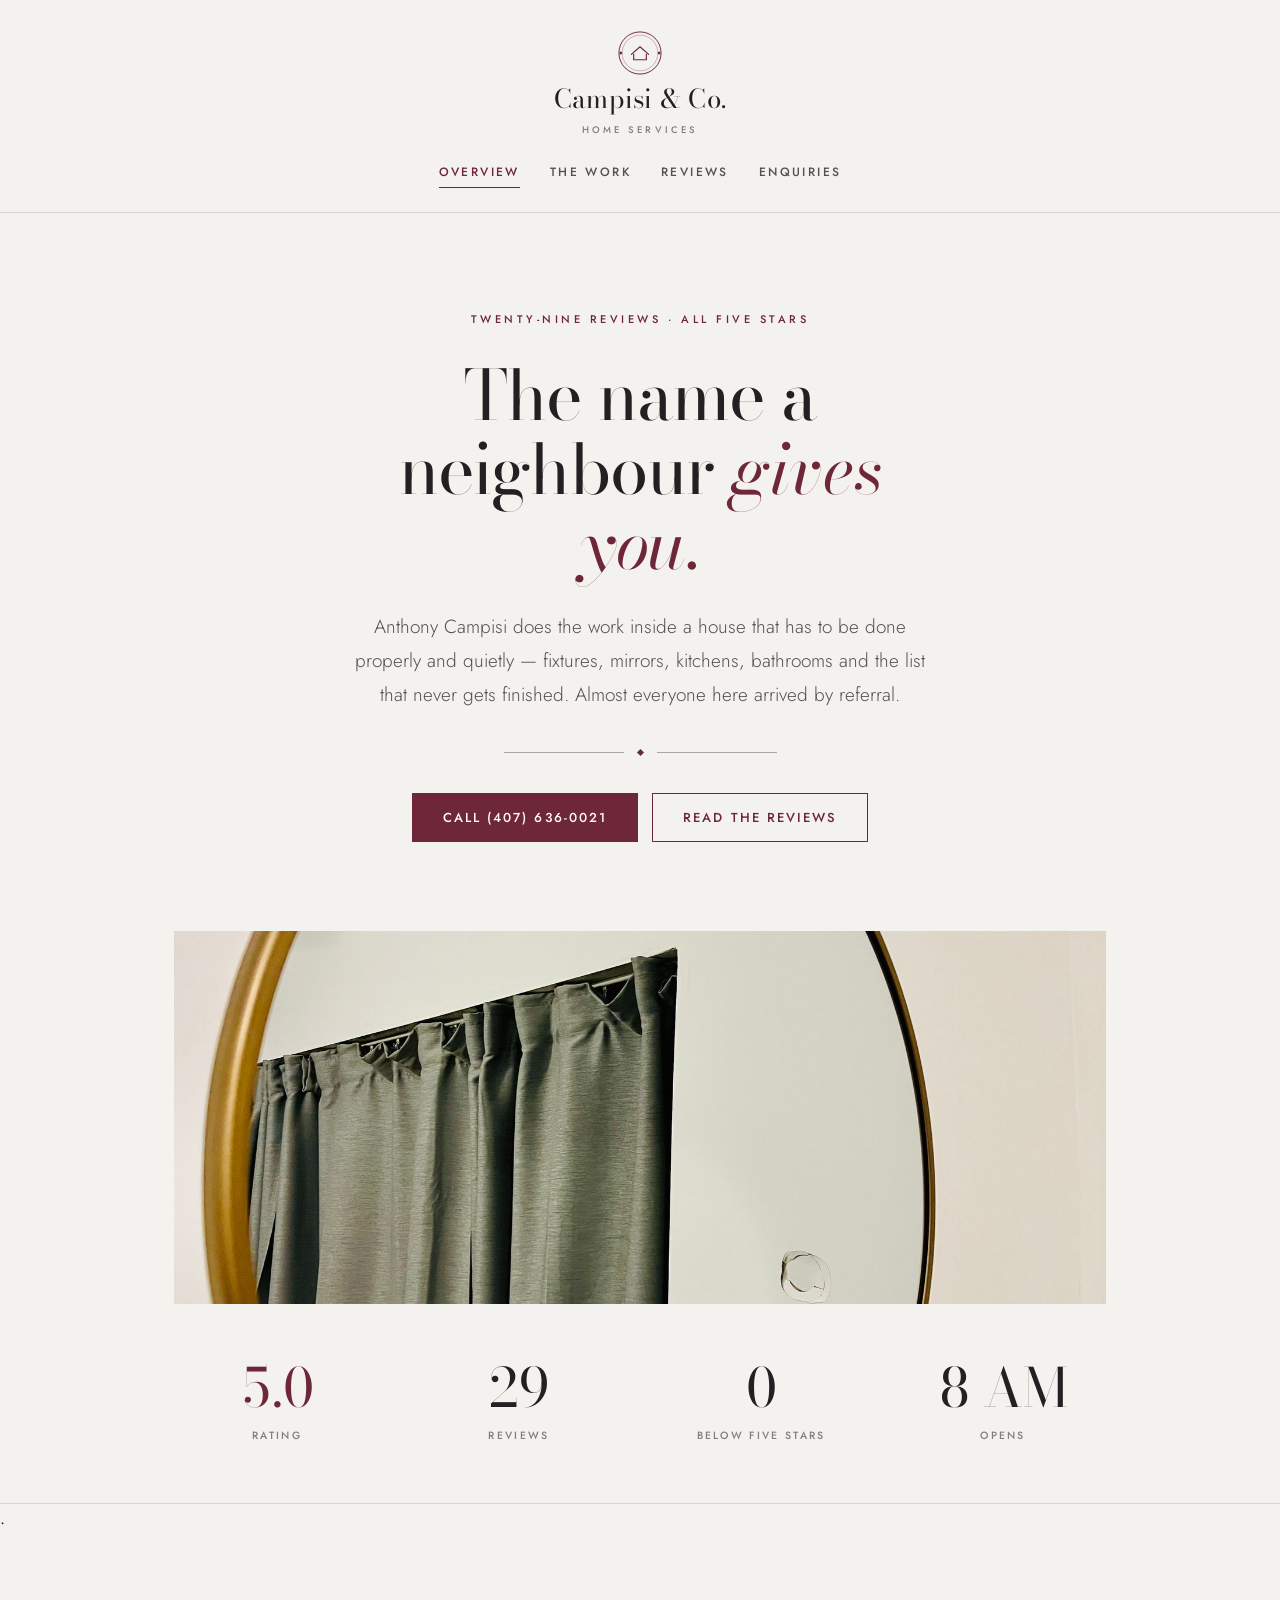
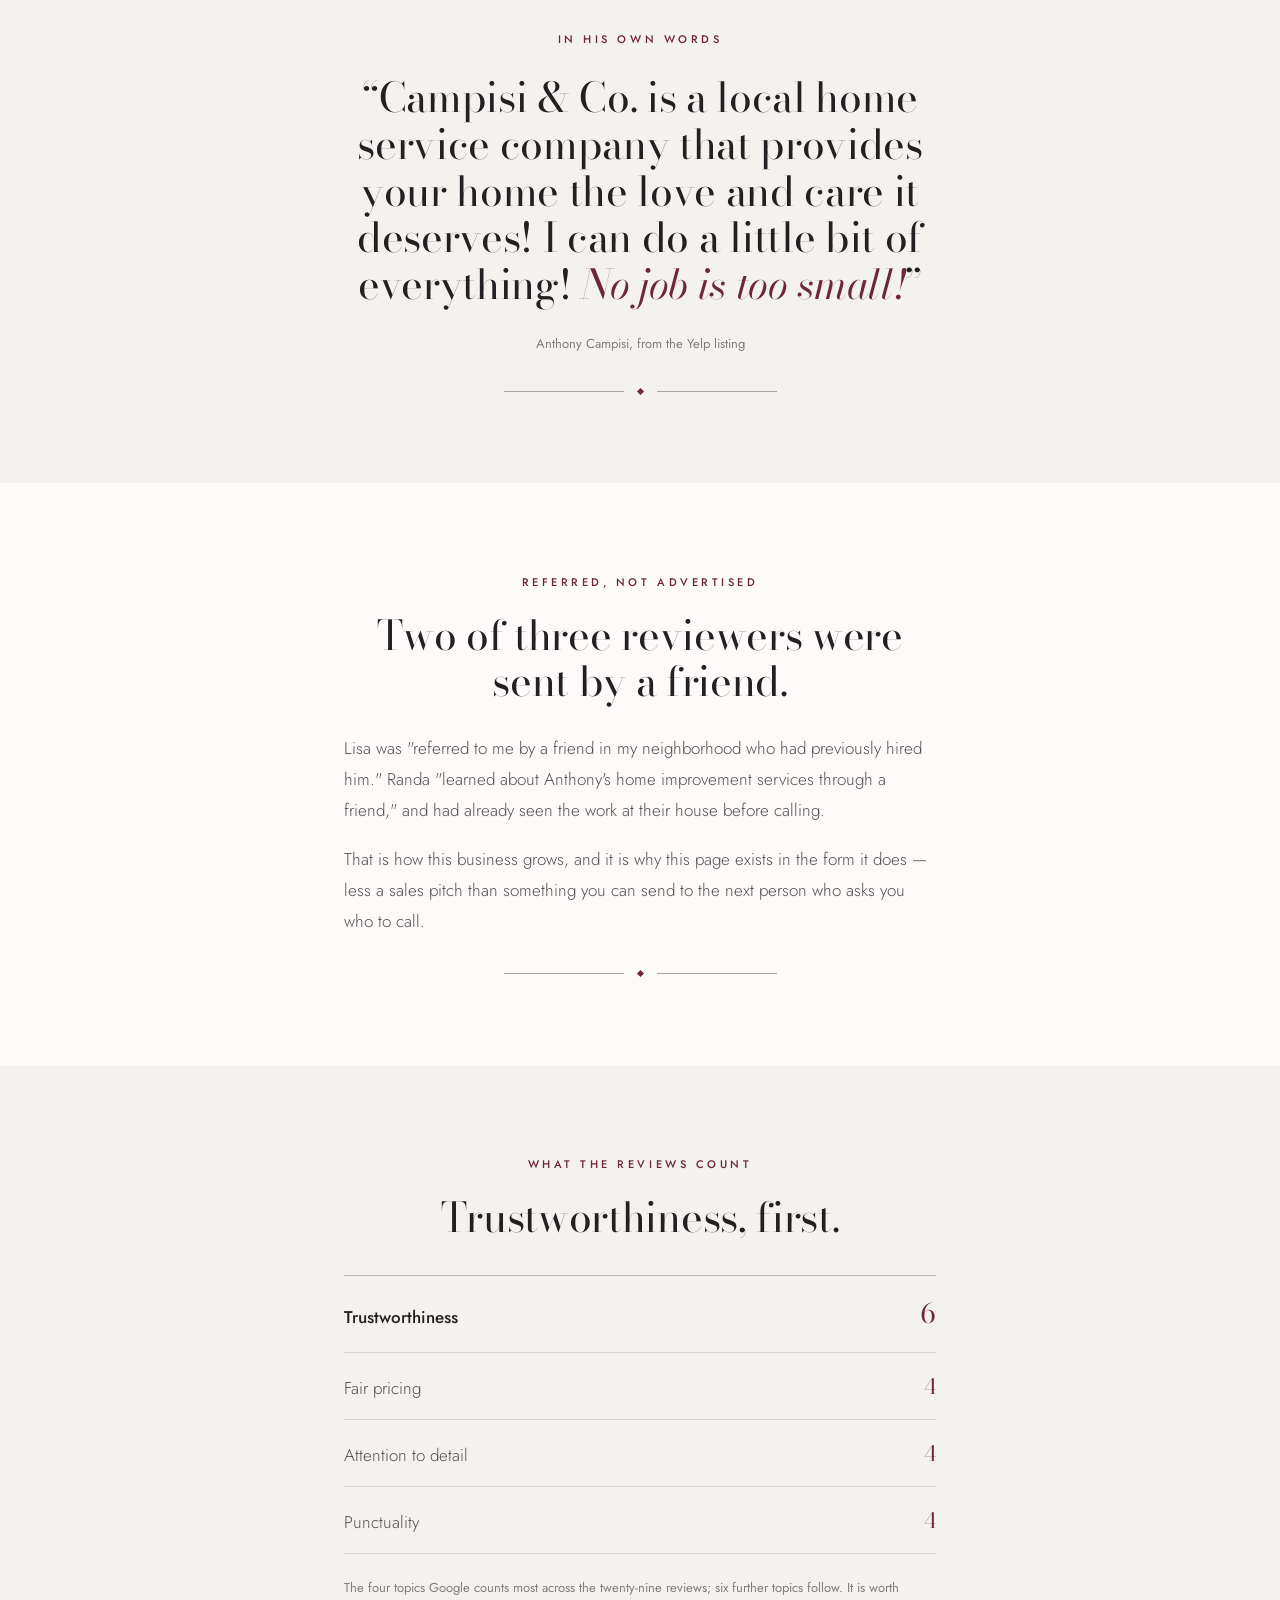
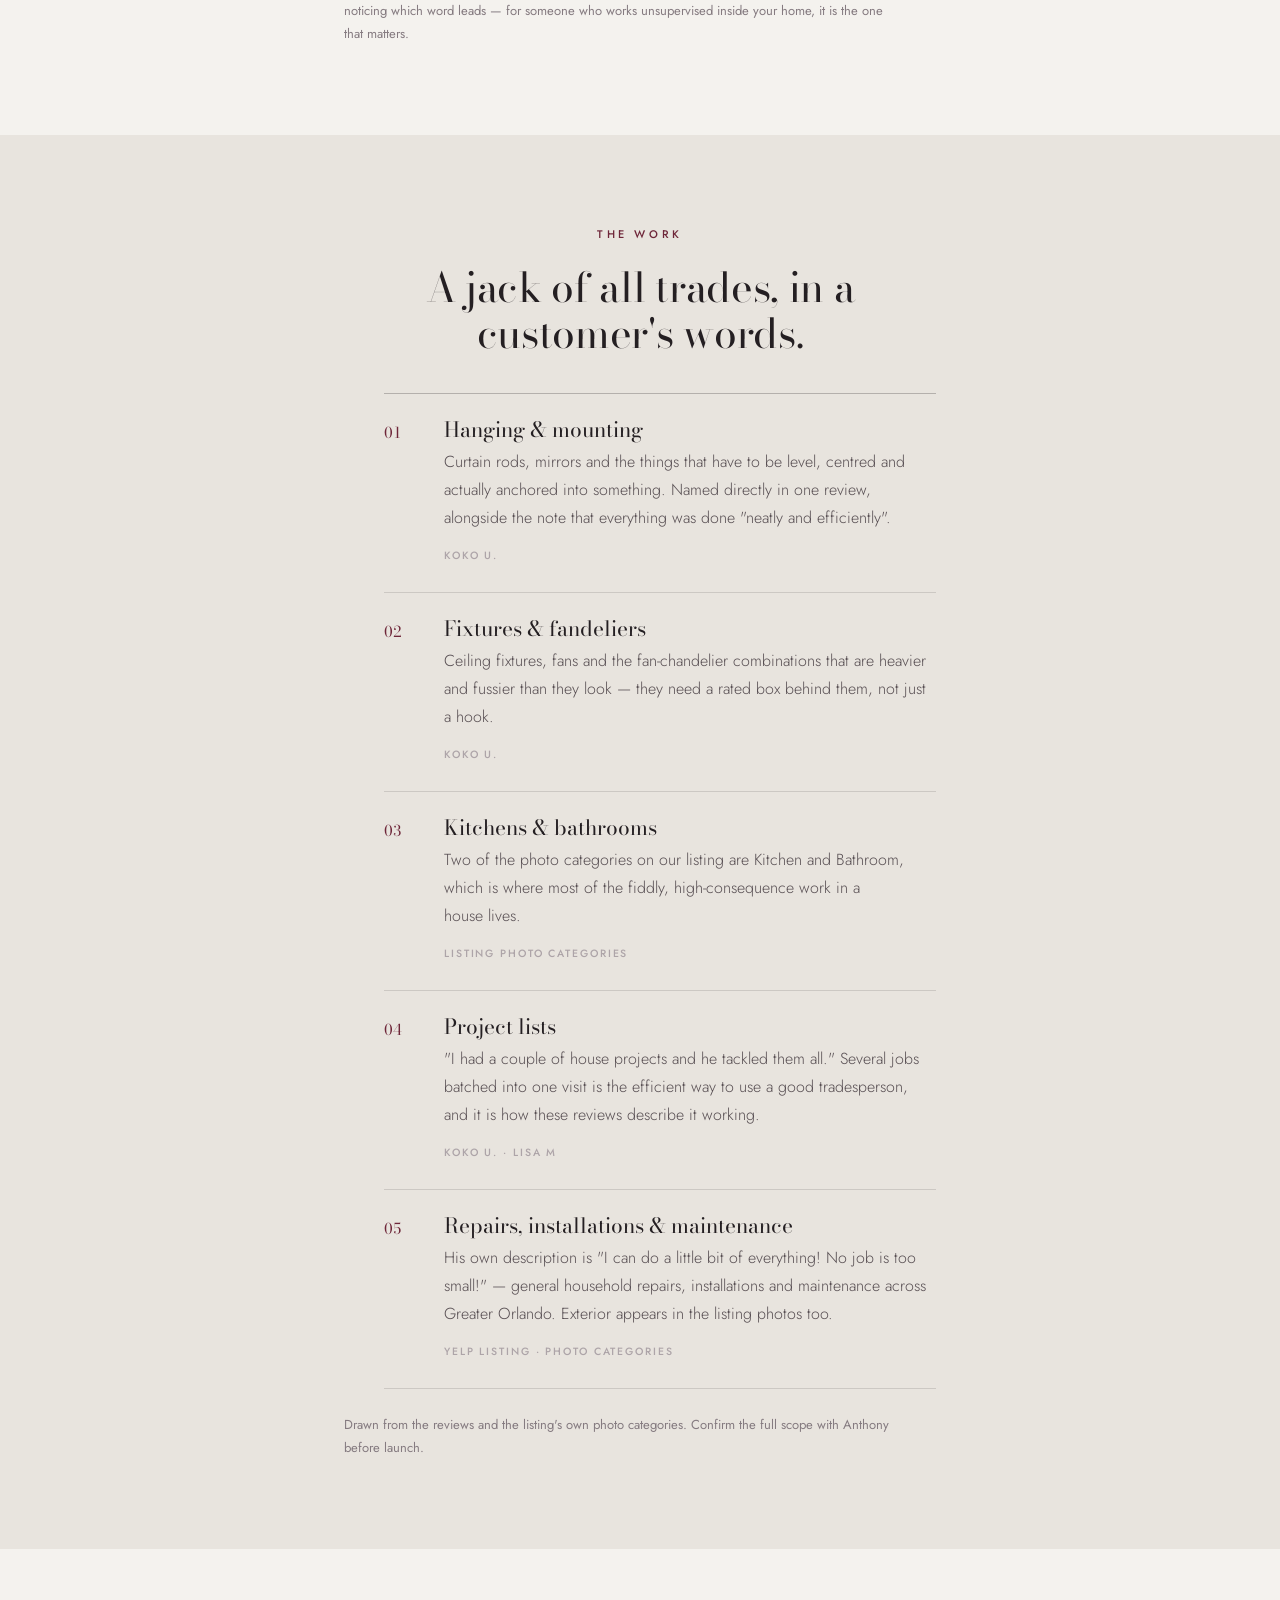
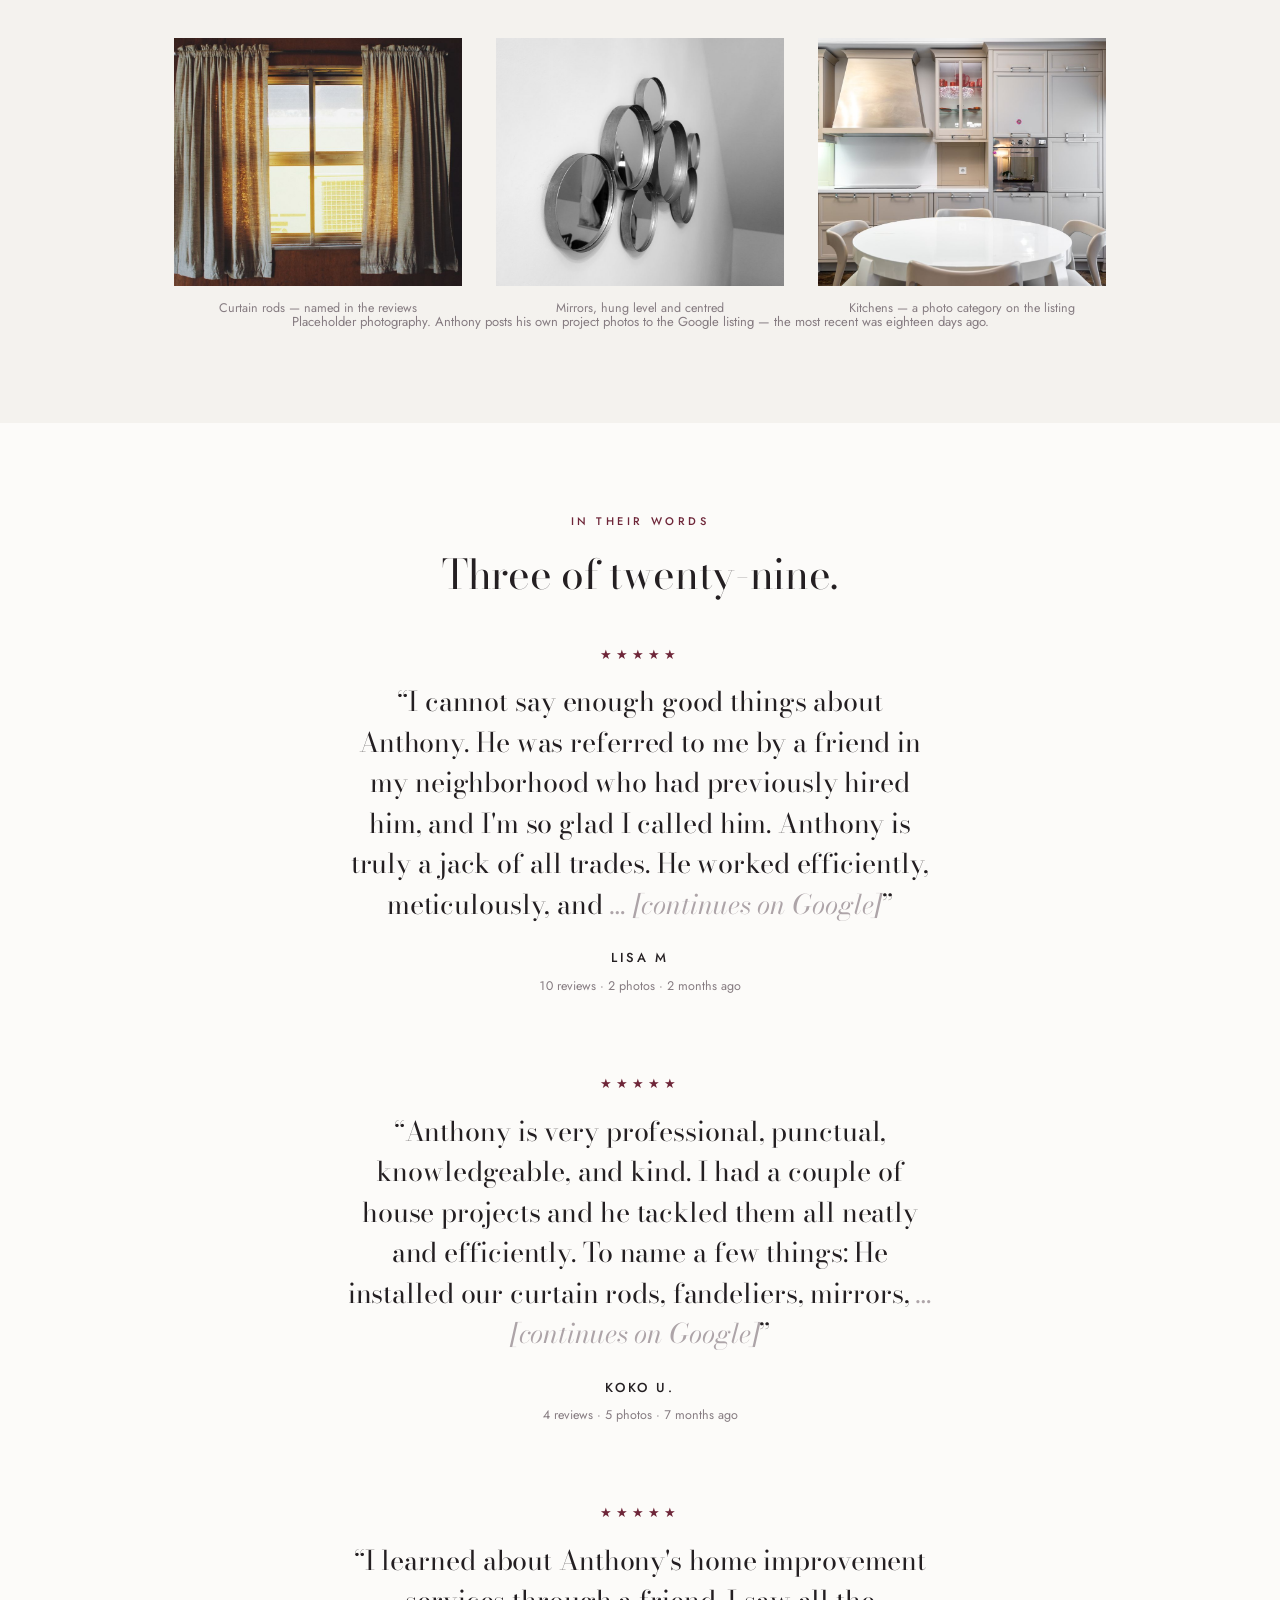
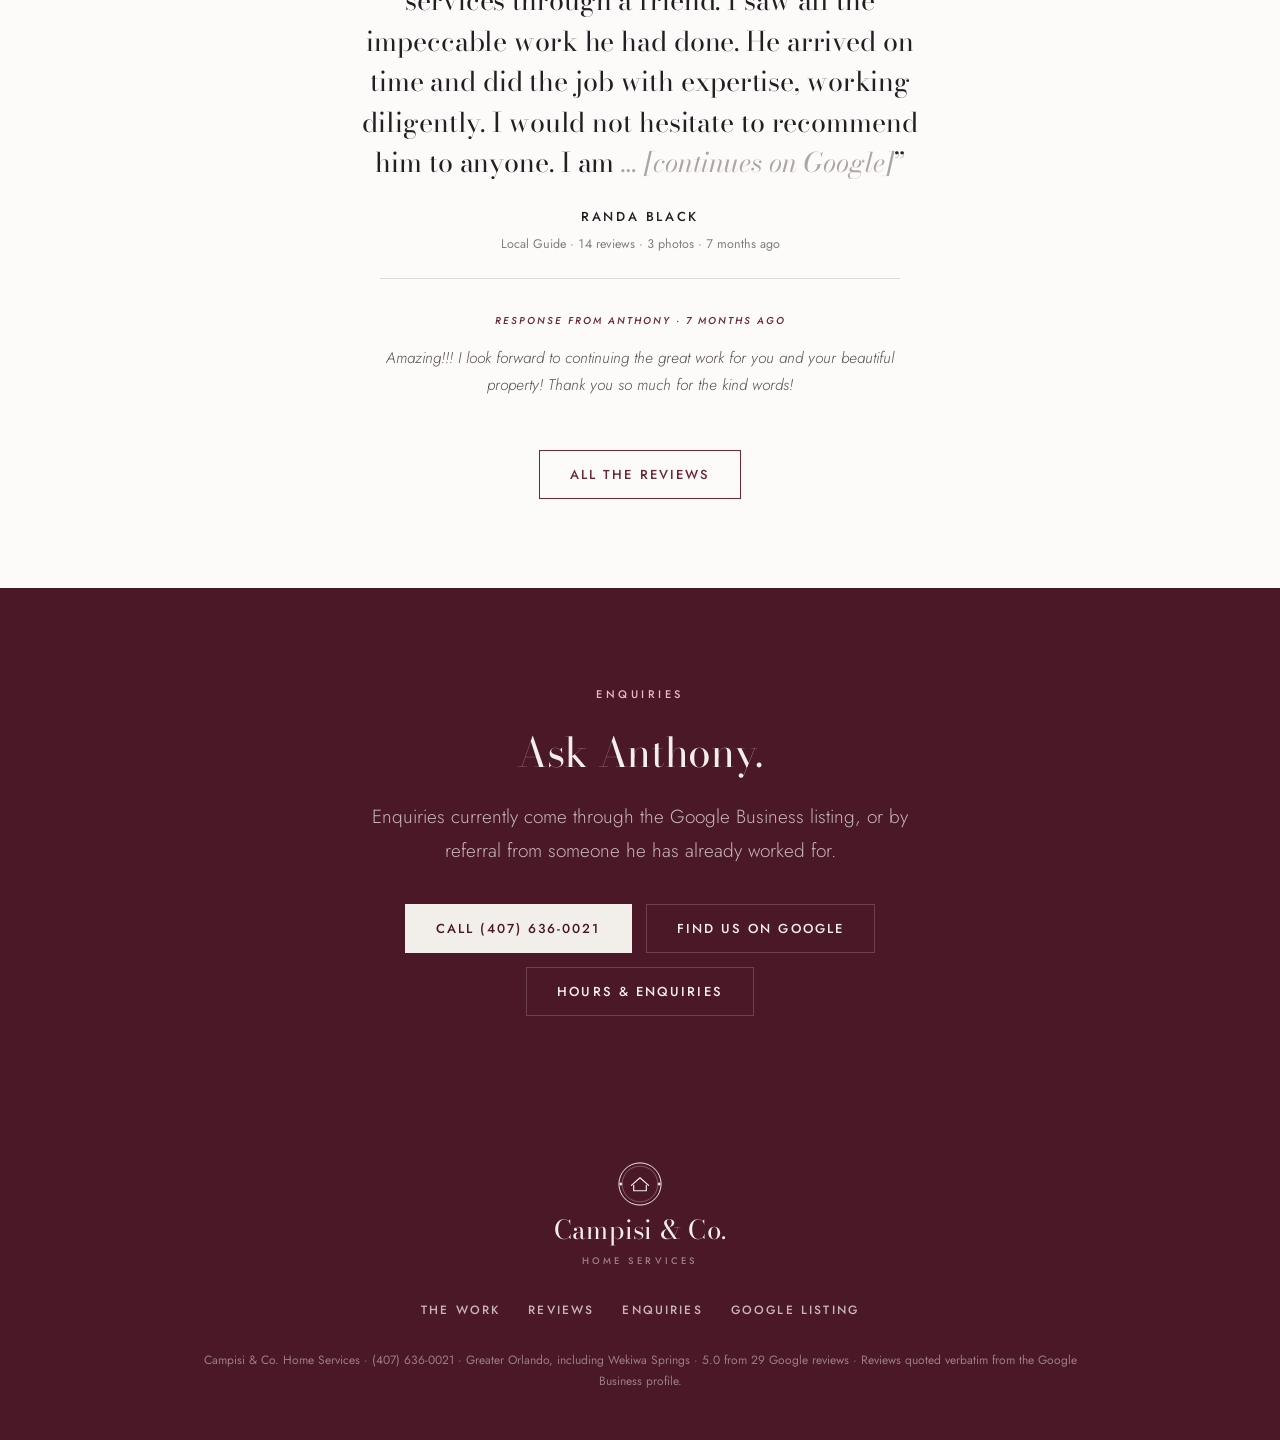
<file: index.html>
<!DOCTYPE html>
<html lang="en">
<head>
<meta charset="utf-8">
<meta name="viewport" content="width=device-width, initial-scale=1">
<title>Campisi &amp; Co. Home Services</title>
<meta name="description" content="Campisi &amp; Co. Home Services — Anthony Campisi. 5.0 stars from 29 reviews, with trustworthiness the most-named quality. Home projects, fixtures, kitchens and baths. (407) 636-0021.">
<link rel="preconnect" href="https://fonts.googleapis.com">
<link rel="preconnect" href="https://fonts.gstatic.com" crossorigin>
<link rel="stylesheet" href="https://fonts.googleapis.com/css2?family=Bodoni+Moda:ital,opsz,wght@0,6..96,400;0,6..96,500;1,6..96,400&family=Jost:wght@300;400;500&display=swap">
<link rel="stylesheet" href="assets/site.css">
</head>
<body>

<header class="top">
  <div class="top-in">
    <a class="mono" href="index.html">
      <svg viewBox="0 0 48 48" fill="none" aria-hidden="true">
        <circle cx="24" cy="24" r="22" stroke="currentColor" stroke-width="1"/>
        <circle cx="24" cy="24" r="18.6" stroke="currentColor" stroke-width="0.6" opacity=".55"/>
        <path d="M15 25.5 24 17.5 33 25.5" stroke="currentColor" stroke-width="1.2" stroke-linecap="round" stroke-linejoin="round"/>
        <path d="M17.4 24.8V31h13.2v-6.2" stroke="currentColor" stroke-width="1.2" stroke-linejoin="round"/>
        <path d="M2.2 24 4 22.2 5.8 24 4 25.8z" fill="currentColor"/>
        <path d="M42.2 24 44 22.2 45.8 24 44 25.8z" fill="currentColor"/>
      </svg>
      <span class="n">Campisi &amp; Co.</span>
      <span class="s">Home Services</span>
    </a>
    <nav class="topnav" aria-label="Main">
      <a href="index.html" aria-current="page">Overview</a>
      <a href="work.html">The work</a>
      <a href="reviews.html">Reviews</a>
      <a href="contact.html">Enquiries</a>
    </nav>
  </div>
</header>

<main>

  <section class="hero section">
    <div class="hold centre">
      <span class="kick">Twenty-nine reviews · all five stars</span>
      <h1 class="display" style="margin-top: 26px">The name a neighbour <em>gives you.</em></h1>
      <p class="lede" style="margin-top: 28px">Anthony Campisi does the work inside a house that has to be done properly and quietly — fixtures, mirrors, kitchens, bathrooms and the list that never gets finished. Almost everyone here arrived by referral.</p>
      <div class="rule-mark" style="margin-top: 38px"><i></i></div>
      <div class="btn-row" style="margin-top: 38px">
        <a class="btn btn-claret" href="tel:+14076360021">Call (407) 636-0021</a>
        <a class="btn btn-line" href="reviews.html">Read the reviews</a>
      </div>
    </div>
  </section>

  <div class="wide">
    <figure class="hero-figure">
      <img src="assets/img/hero.jpg" alt="A gold-framed round mirror reflecting curtains and flowers in a bright room">
    </figure>
  </div>

  <section class="section-sm">
    <div class="wide">
      <div class="figures centre">
        <div><p class="v claret">5.0</p><p class="k">Rating</p></div>
        <div><p class="v">29</p><p class="k">Reviews</p></div>
        <div><p class="v">0</p><p class="k">Below five stars</p></div>
        <div><p class="v">8 AM</p><p class="k">Opens</p></div>
      </div>
    </div>
  </section>

  <hr class="thin">
 . 
  <section class="section">
    <div class="hold centre">
      <span class="kick">In his own words</span>
      <p class="h-section" style="margin-top: 22px">“Campisi &amp; Co. is a local home service company that provides your home the love and care it deserves! I can do a little bit of everything! <em>No job is too small!</em>”</p>
      <p class="fine" style="margin-top: 24px">Anthony Campisi, from the Yelp listing</p>
      <div class="rule-mark" style="margin-top: 34px"><i></i></div>
    </div>
  </section>

  <section class="band section">
    <div class="hold">
      <p class="kick centre" style="display: block">Referred, not advertised</p>
      <h2 class="h-section centre" style="margin-top: 20px">Two of three reviewers were sent by a friend.</h2>
      <p class="body" style="margin-top: 28px">Lisa was "referred to me by a friend in my neighborhood who had previously hired him." Randa "learned about Anthony's home improvement services through a friend," and had already seen the work at their house before calling.</p>
      <p class="body" style="margin-top: 18px">That is how this business grows, and it is why this page exists in the form it does — less a sales pitch than something you can send to the next person who asks you who to call.</p>
      <div class="rule-mark" style="margin-top: 34px"><i></i></div>
    </div>
  </section>

  <section class="section">
    <div class="hold">
      <p class="kick centre" style="display: block">What the reviews count</p>
      <h2 class="h-section centre" style="margin-top: 20px; margin-bottom: 34px">Trustworthiness, first.</h2>
      <dl class="ledger">
        <div class="lead"><dt>Trustworthiness</dt><dd>6</dd></div>
        <div><dt>Fair pricing</dt><dd>4</dd></div>
        <div><dt>Attention to detail</dt><dd>4</dd></div>
        <div><dt>Punctuality</dt><dd>4</dd></div>
      </dl>
      <p class="fine" style="margin-top: 22px">The four topics Google counts most across the twenty-nine reviews; six further topics follow. It is worth noticing which word leads — for someone who works unsupervised inside your home, it is the one that matters.</p>
    </div>
  </section>

  <section class="band-stone section">
    <div class="hold">
      <p class="kick centre" style="display: block">The work</p>
      <h2 class="h-section centre" style="margin-top: 20px; margin-bottom: 36px">A jack of all trades, in a customer's words.</h2>
      <ol class="enum">
        <li>
          <div>
            <h3>Hanging &amp; mounting</h3>
            <p>Curtain rods, mirrors and the things that have to be level, centred and actually anchored into something. Named directly in one review, alongside the note that everything was done "neatly and efficiently".</p>
            <p class="src">Koko U.</p>
          </div>
        </li>
        <li>
          <div>
            <h3>Fixtures &amp; fandeliers</h3>
            <p>Ceiling fixtures, fans and the fan-chandelier combinations that are heavier and fussier than they look — they need a rated box behind them, not just a hook.</p>
            <p class="src">Koko U.</p>
          </div>
        </li>
        <li>
          <div>
            <h3>Kitchens &amp; bathrooms</h3>
            <p>Two of the photo categories on our listing are Kitchen and Bathroom, which is where most of the fiddly, high-consequence work in a house lives.</p>
            <p class="src">Listing photo categories</p>
          </div>
        </li>
        <li>
          <div>
            <h3>Project lists</h3>
            <p>"I had a couple of house projects and he tackled them all." Several jobs batched into one visit is the efficient way to use a good tradesperson, and it is how these reviews describe it working.</p>
            <p class="src">Koko U. · Lisa M</p>
          </div>
        </li>
        <li>
          <div>
            <h3>Repairs, installations &amp; maintenance</h3>
            <p>His own description is "I can do a little bit of everything! No job is too small!" — general household repairs, installations and maintenance across Greater Orlando. Exterior appears in the listing photos too.</p>
            <p class="src">Yelp listing · photo categories</p>
          </div>
        </li>
      </ol>
      <p class="fine" style="margin-top: 24px">Drawn from the reviews and the listing's own photo categories. Confirm the full scope with Anthony before launch.</p>
    </div>
  </section>

  <section class="section">
    <div class="wide">
      <div class="plates">
        <figure class="plate plate-4x3">
          <img src="assets/img/curtains.jpg" alt="Sunlight through fabric curtains on a rod">
          <figcaption>Curtain rods — named in the reviews</figcaption>
        </figure>
        <figure class="plate plate-4x3">
          <img src="assets/img/mirrors.jpg" alt="A group of round mirrors mounted on a white wall">
          <figcaption>Mirrors, hung level and centred</figcaption>
        </figure>
        <figure class="plate plate-4x3">
          <img src="assets/img/kitchen.jpg" alt="A contemporary kitchen with sleek cabinets">
          <figcaption>Kitchens — a photo category on the listing</figcaption>
        </figure>
      </div>
      <p class="fine centre" style="margin-top: 24px">Placeholder photography. Anthony posts his own project photos to the Google listing — the most recent was eighteen days ago.</p>
    </div>
  </section>

  <section class="band section">
    <div class="hold">
      <p class="kick centre" style="display: block">In their words</p>
      <h2 class="h-section centre" style="margin-top: 20px; margin-bottom: 46px">Three of twenty-nine.</h2>
      <div class="testimony">
        <blockquote>
          <p class="stars" aria-label="5 out of 5 stars">★★★★★</p>
          <p class="q">“I cannot say enough good things about Anthony. He was referred to me by a friend in my neighborhood who had previously hired him, and I'm so glad I called him. Anthony is truly a jack of all trades. He worked efficiently, meticulously, and <span class="trunc">… [continues on Google]</span>”</p>
          <div class="by">
            <p class="nm">Lisa M</p>
            <p class="mt">10 reviews · 2 photos · 2 months ago</p>
          </div>
        </blockquote>
        <blockquote>
          <p class="stars" aria-label="5 out of 5 stars">★★★★★</p>
          <p class="q">“Anthony is very professional, punctual, knowledgeable, and kind. I had a couple of house projects and he tackled them all neatly and efficiently. To name a few things: He installed our curtain rods, fandeliers, mirrors, <span class="trunc">… [continues on Google]</span>”</p>
          <div class="by">
            <p class="nm">Koko U.</p>
            <p class="mt">4 reviews · 5 photos · 7 months ago</p>
          </div>
        </blockquote>
        <blockquote>
          <p class="stars" aria-label="5 out of 5 stars">★★★★★</p>
          <p class="q">“I learned about Anthony's home improvement services through a friend. I saw all the impeccable work he had done. He arrived on time and did the job with expertise, working diligently. I would not hesitate to recommend him to anyone. I am <span class="trunc">… [continues on Google]</span>”</p>
          <div class="by">
            <p class="nm">Randa Black</p>
            <p class="mt">Local Guide · 14 reviews · 3 photos · 7 months ago</p>
          </div>
          <div class="reply">
            <p class="rl">Response from Anthony · 7 months ago</p>
            <p>Amazing!!! I look forward to continuing the great work for you and your beautiful property! Thank you so much for the kind words!</p>
          </div>
        </blockquote>
      </div>
      <div class="btn-row centre" style="margin-top: 52px; justify-content: center">
        <a class="btn btn-line" href="reviews.html">All the reviews</a>
      </div>
    </div>
  </section>

  <section class="band-dark section">
    <div class="hold centre">
      <span class="kick">Enquiries</span>
      <h2 class="h-section" style="margin-top: 22px; color: var(--on-dark)">Ask Anthony.</h2>
      <p class="lede" style="margin-top: 24px">Enquiries currently come through the Google Business listing, or by referral from someone he has already worked for.</p>
      <div class="btn-row" style="margin-top: 36px; justify-content: center">
        <a class="btn btn-claret" href="tel:+14076360021">Call (407) 636-0021</a>
        <a class="btn btn-line" href="https://www.google.com/search?q=Campisi+%26+Co.+Home+Services" target="_blank" rel="noopener">Find us on Google</a>
        <a class="btn btn-line" href="contact.html">Hours &amp; enquiries</a>
      </div>
    </div>
  </section>
</main>

<footer class="foot">
  <div class="wide">
    <a class="mono" href="index.html">
      <svg viewBox="0 0 48 48" fill="none" aria-hidden="true">
        <circle cx="24" cy="24" r="22" stroke="currentColor" stroke-width="1"/>
        <circle cx="24" cy="24" r="18.6" stroke="currentColor" stroke-width="0.6" opacity=".55"/>
        <path d="M15 25.5 24 17.5 33 25.5" stroke="currentColor" stroke-width="1.2" stroke-linecap="round" stroke-linejoin="round"/>
        <path d="M17.4 24.8V31h13.2v-6.2" stroke="currentColor" stroke-width="1.2" stroke-linejoin="round"/>
        <path d="M2.2 24 4 22.2 5.8 24 4 25.8z" fill="currentColor"/>
        <path d="M42.2 24 44 22.2 45.8 24 44 25.8z" fill="currentColor"/>
      </svg>
      <span class="n">Campisi &amp; Co.</span>
      <span class="s">Home Services</span>
    </a>
    <nav class="footnav" aria-label="Footer">
      <a href="work.html">The work</a>
      <a href="reviews.html">Reviews</a>
      <a href="contact.html">Enquiries</a>
      <a href="https://www.google.com/search?q=Campisi+%26+Co.+Home+Services" target="_blank" rel="noopener">Google listing</a>
    </nav>
    <p class="foot-fine">Campisi &amp; Co. Home Services · (407) 636-0021 · Greater Orlando, including Wekiwa Springs · 5.0 from 29 Google reviews · Reviews quoted verbatim from the Google Business profile.</p>
  </div>
</footer>

</body>
</html>
</file>
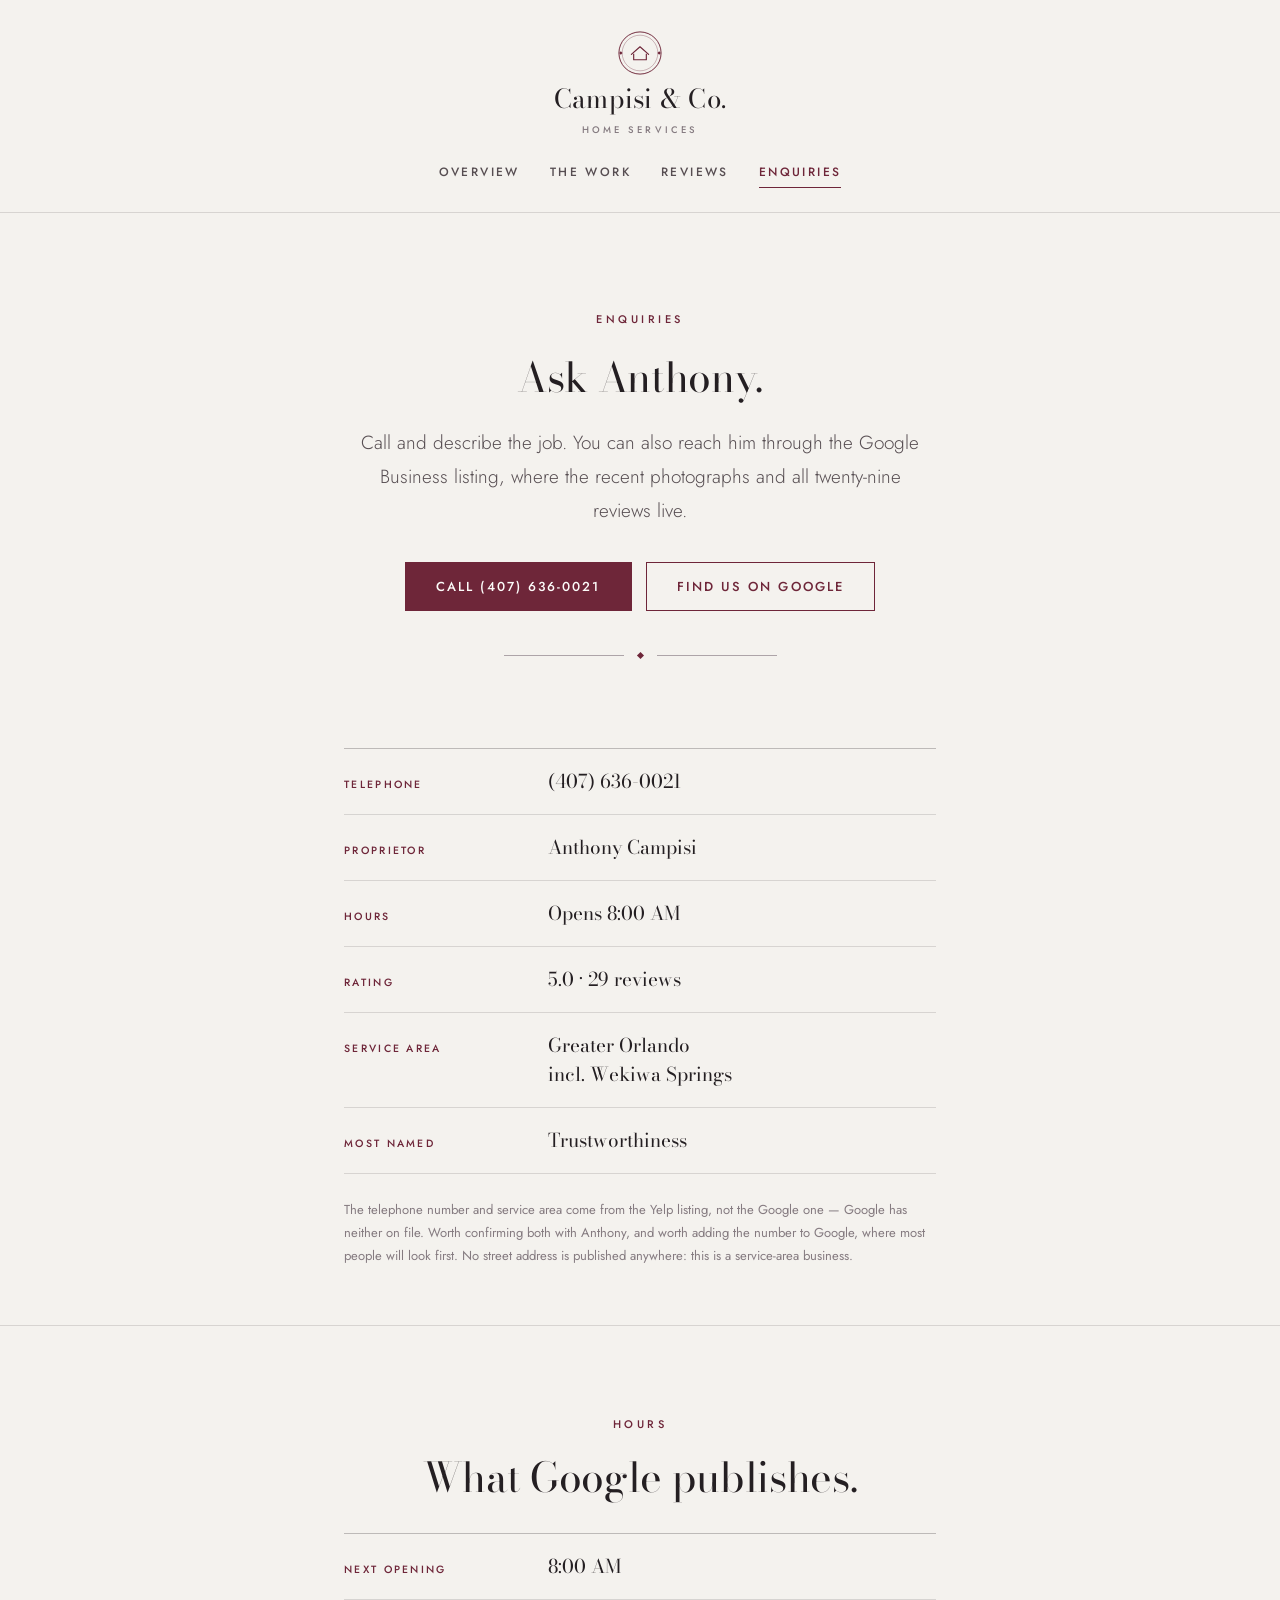
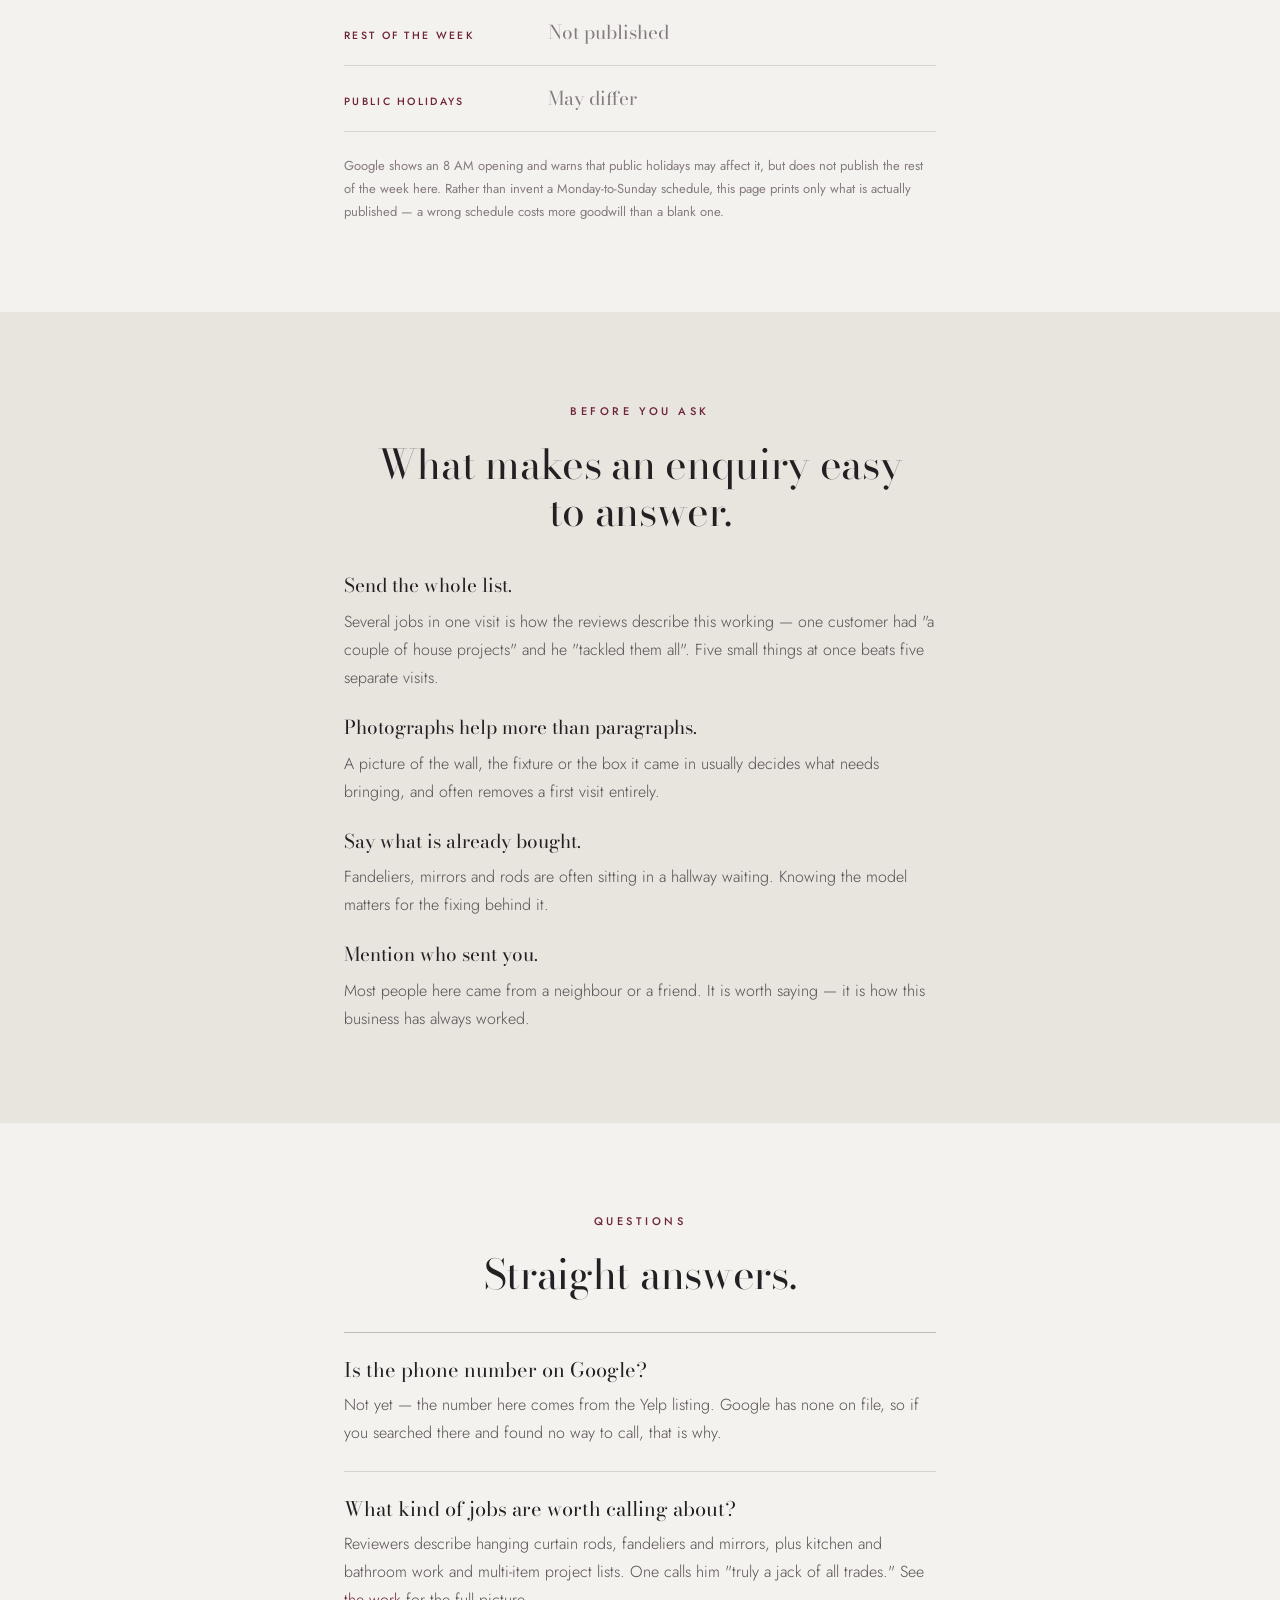
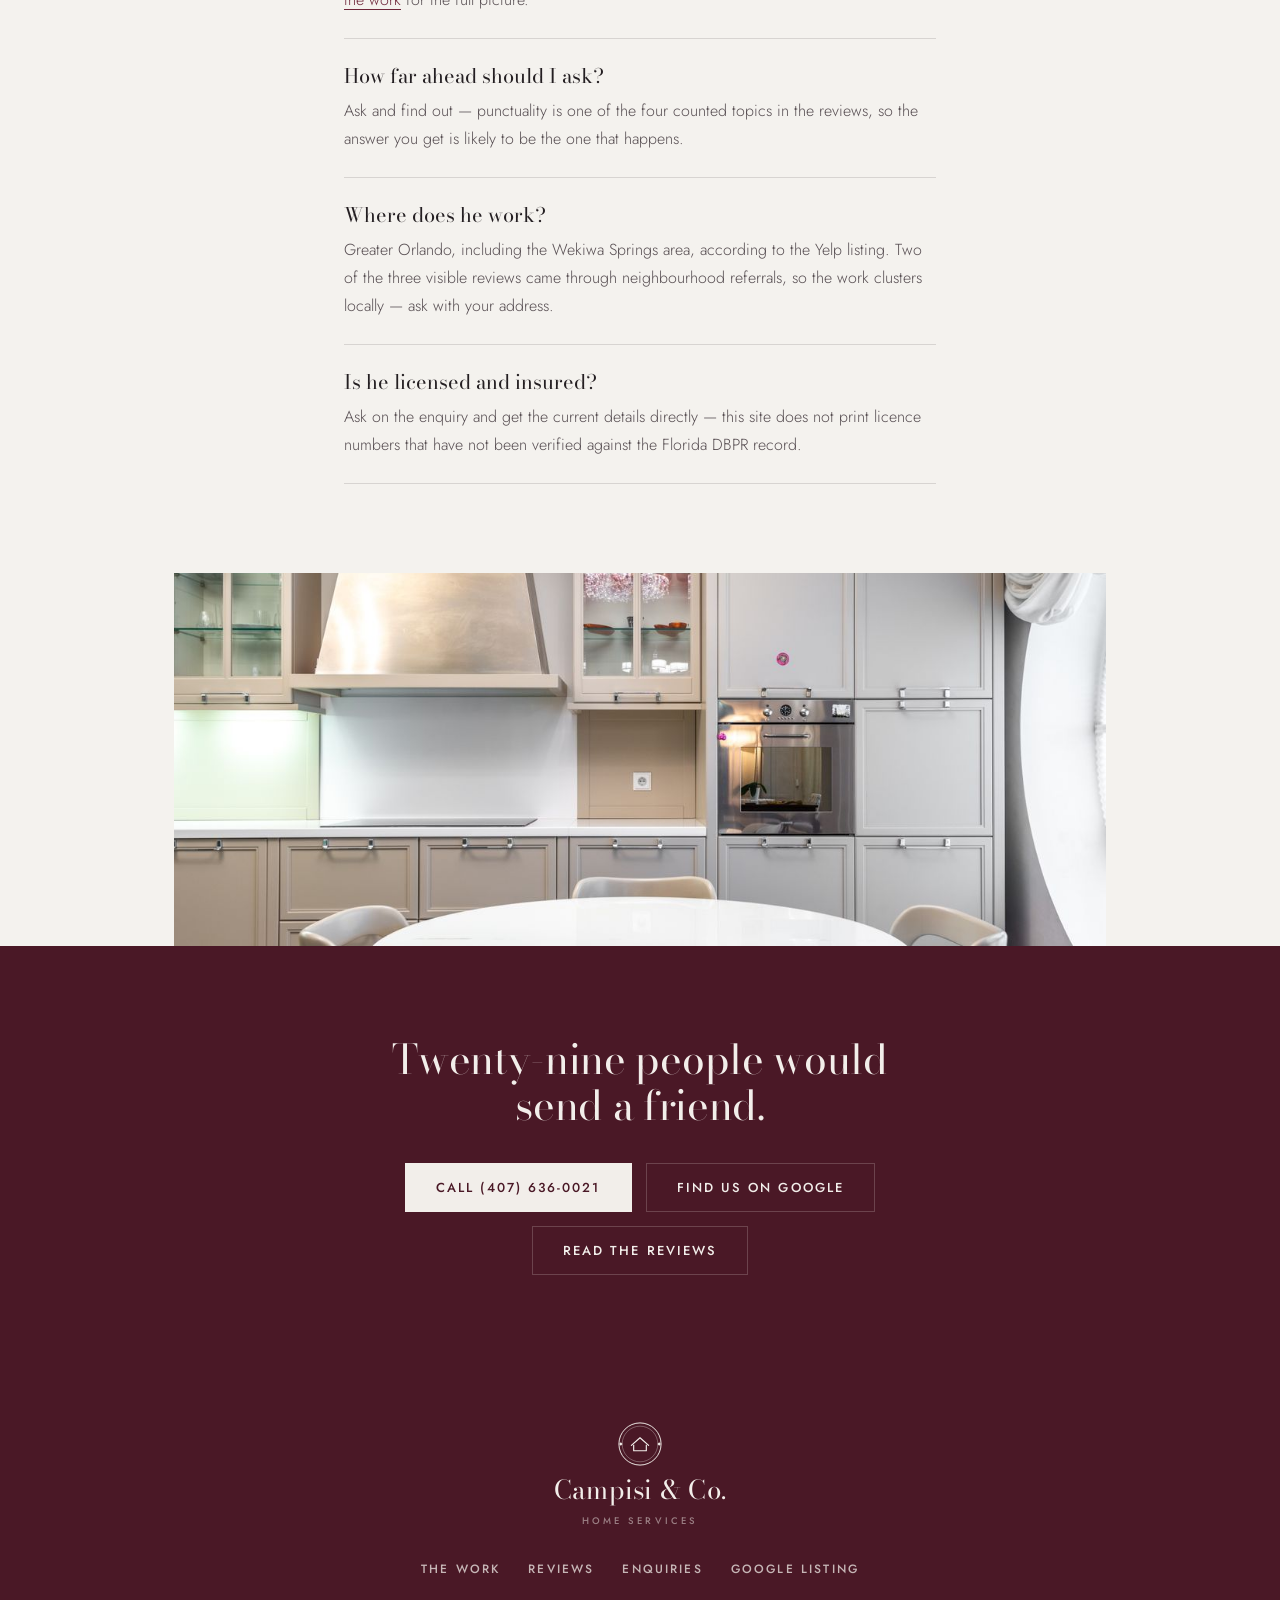
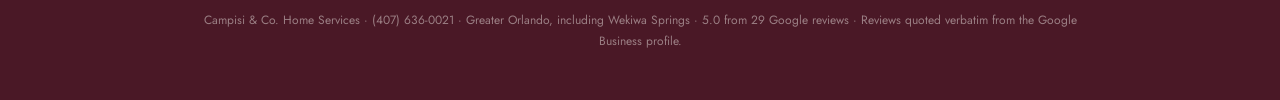
<file: contact.html>
<!DOCTYPE html>
<html lang="en">
<head>
<meta charset="utf-8">
<meta name="viewport" content="width=device-width, initial-scale=1">
<title>Enquiries — Campisi &amp; Co. Home Services</title>
<meta name="description" content="How to reach Campisi &amp; Co. Home Services — enquiries through the Google Business listing, opening at 8 AM.">
<link rel="preconnect" href="https://fonts.googleapis.com">
<link rel="preconnect" href="https://fonts.gstatic.com" crossorigin>
<link rel="stylesheet" href="https://fonts.googleapis.com/css2?family=Bodoni+Moda:ital,opsz,wght@0,6..96,400;0,6..96,500;1,6..96,400&family=Jost:wght@300;400;500&display=swap">
<link rel="stylesheet" href="assets/site.css">
</head>
<body>

<header class="top">
  <div class="top-in">
    <a class="mono" href="index.html">
      <svg viewBox="0 0 48 48" fill="none" aria-hidden="true">
        <circle cx="24" cy="24" r="22" stroke="currentColor" stroke-width="1"/>
        <circle cx="24" cy="24" r="18.6" stroke="currentColor" stroke-width="0.6" opacity=".55"/>
        <path d="M15 25.5 24 17.5 33 25.5" stroke="currentColor" stroke-width="1.2" stroke-linecap="round" stroke-linejoin="round"/>
        <path d="M17.4 24.8V31h13.2v-6.2" stroke="currentColor" stroke-width="1.2" stroke-linejoin="round"/>
        <path d="M2.2 24 4 22.2 5.8 24 4 25.8z" fill="currentColor"/>
        <path d="M42.2 24 44 22.2 45.8 24 44 25.8z" fill="currentColor"/>
      </svg>
      <span class="n">Campisi &amp; Co.</span>
      <span class="s">Home Services</span>
    </a>
    <nav class="topnav" aria-label="Main">
      <a href="index.html">Overview</a>
      <a href="work.html">The work</a>
      <a href="reviews.html">Reviews</a>
      <a href="contact.html" aria-current="page">Enquiries</a>
    </nav>
  </div>
</header>

<main>

  <section class="section">
    <div class="hold centre">
      <span class="kick">Enquiries</span>
      <h1 class="h-section" style="margin-top: 22px">Ask Anthony.</h1>
      <p class="lede" style="margin-top: 26px">Call and describe the job. You can also reach him through the Google Business listing, where the recent photographs and all twenty-nine reviews live.</p>
      <div class="btn-row" style="margin-top: 34px; justify-content: center">
        <a class="btn btn-claret" href="tel:+14076360021">Call (407) 636-0021</a>
        <a class="btn btn-line" href="https://www.google.com/search?q=Campisi+%26+Co.+Home+Services" target="_blank" rel="noopener">Find us on Google</a>
      </div>
      <div class="rule-mark" style="margin-top: 42px"><i></i></div>
    </div>
  </section>

  <section class="section-sm" style="padding-top: 0">
    <div class="hold">
      <div class="rows">
        <div><p class="k">Telephone</p><p class="v"><a href="tel:+14076360021">(407) 636-0021</a></p></div>
        <div><p class="k">Proprietor</p><p class="v">Anthony Campisi</p></div>
        <div><p class="k">Hours</p><p class="v">Opens 8:00 AM</p></div>
        <div><p class="k">Rating</p><p class="v">5.0 · 29 reviews</p></div>
        <div><p class="k">Service area</p><p class="v">Greater Orlando<br>incl. Wekiwa Springs</p></div>
        <div><p class="k">Most named</p><p class="v">Trustworthiness</p></div>
      </div>
      <p class="fine" style="margin-top: 24px">The telephone number and service area come from the Yelp listing, not the Google one — Google has neither on file. Worth confirming both with Anthony, and worth adding the number to Google, where most people will look first. No street address is published anywhere: this is a service-area business.</p>
    </div>
  </section>

  <hr class="thin">

  <section class="section">
    <div class="hold">
      <p class="kick centre" style="display: block">Hours</p>
      <h2 class="h-section centre" style="margin-top: 20px; margin-bottom: 32px">What Google publishes.</h2>
      <div class="rows">
        <div><p class="k">Next opening</p><p class="v">8:00 AM</p></div>
        <div><p class="k">Rest of the week</p><p class="v" style="color: var(--ink-3)">Not published</p></div>
        <div><p class="k">Public holidays</p><p class="v" style="color: var(--ink-3)">May differ</p></div>
      </div>
      <p class="fine" style="margin-top: 22px">Google shows an 8 AM opening and warns that public holidays may affect it, but does not publish the rest of the week here. Rather than invent a Monday-to-Sunday schedule, this page prints only what is actually published — a wrong schedule costs more goodwill than a blank one.</p>
    </div>
  </section>

  <section class="band-stone section">
    <div class="hold">
      <p class="kick centre" style="display: block">Before you ask</p>
      <h2 class="h-section centre" style="margin-top: 20px; margin-bottom: 36px">What makes an enquiry easy to answer.</h2>
      <ul class="notes">
        <li>
          <b>Send the whole list.</b>
          <span>Several jobs in one visit is how the reviews describe this working — one customer had "a couple of house projects" and he "tackled them all". Five small things at once beats five separate visits.</span>
        </li>
        <li>
          <b>Photographs help more than paragraphs.</b>
          <span>A picture of the wall, the fixture or the box it came in usually decides what needs bringing, and often removes a first visit entirely.</span>
        </li>
        <li>
          <b>Say what is already bought.</b>
          <span>Fandeliers, mirrors and rods are often sitting in a hallway waiting. Knowing the model matters for the fixing behind it.</span>
        </li>
        <li>
          <b>Mention who sent you.</b>
          <span>Most people here came from a neighbour or a friend. It is worth saying — it is how this business has always worked.</span>
        </li>
      </ul>
    </div>
  </section>

  <section class="section">
    <div class="hold">
      <p class="kick centre" style="display: block">Questions</p>
      <h2 class="h-section centre" style="margin-top: 20px; margin-bottom: 34px">Straight answers.</h2>
      <div class="faq">
        <div class="faq-item">
          <h3>Is the phone number on Google?</h3>
          <p>Not yet — the number here comes from the Yelp listing. Google has none on file, so if you searched there and found no way to call, that is why.</p>
        </div>
        <div class="faq-item">
          <h3>What kind of jobs are worth calling about?</h3>
          <p>Reviewers describe hanging curtain rods, fandeliers and mirrors, plus kitchen and bathroom work and multi-item project lists. One calls him "truly a jack of all trades." See <a href="work.html">the work</a> for the full picture.</p>
        </div>
        <div class="faq-item">
          <h3>How far ahead should I ask?</h3>
          <p>Ask and find out — punctuality is one of the four counted topics in the reviews, so the answer you get is likely to be the one that happens.</p>
        </div>
        <div class="faq-item">
          <h3>Where does he work?</h3>
          <p>Greater Orlando, including the Wekiwa Springs area, according to the Yelp listing. Two of the three visible reviews came through neighbourhood referrals, so the work clusters locally — ask with your address.</p>
        </div>
        <div class="faq-item">
          <h3>Is he licensed and insured?</h3>
          <p>Ask on the enquiry and get the current details directly — this site does not print licence numbers that have not been verified against the Florida DBPR record.</p>
        </div>
      </div>
    </div>
  </section>

  <div class="wide">
    <figure class="hero-figure">
      <img src="assets/img/kitchen.jpg" alt="A contemporary kitchen with sleek cabinets and a round dining table">
    </figure>
  </div>

  <section class="band-dark section">
    <div class="hold centre">
      <h2 class="h-section" style="color: var(--on-dark); max-width: 24ch; margin: 0 auto">Twenty-nine people would send a friend.</h2>
      <div class="btn-row" style="margin-top: 34px; justify-content: center">
        <a class="btn btn-claret" href="tel:+14076360021">Call (407) 636-0021</a>
        <a class="btn btn-line" href="https://www.google.com/search?q=Campisi+%26+Co.+Home+Services" target="_blank" rel="noopener">Find us on Google</a>
        <a class="btn btn-line" href="reviews.html">Read the reviews</a>
      </div>
    </div>
  </section>
</main>

<footer class="foot">
  <div class="wide">
    <a class="mono" href="index.html">
      <svg viewBox="0 0 48 48" fill="none" aria-hidden="true">
        <circle cx="24" cy="24" r="22" stroke="currentColor" stroke-width="1"/>
        <circle cx="24" cy="24" r="18.6" stroke="currentColor" stroke-width="0.6" opacity=".55"/>
        <path d="M15 25.5 24 17.5 33 25.5" stroke="currentColor" stroke-width="1.2" stroke-linecap="round" stroke-linejoin="round"/>
        <path d="M17.4 24.8V31h13.2v-6.2" stroke="currentColor" stroke-width="1.2" stroke-linejoin="round"/>
        <path d="M2.2 24 4 22.2 5.8 24 4 25.8z" fill="currentColor"/>
        <path d="M42.2 24 44 22.2 45.8 24 44 25.8z" fill="currentColor"/>
      </svg>
      <span class="n">Campisi &amp; Co.</span>
      <span class="s">Home Services</span>
    </a>
    <nav class="footnav" aria-label="Footer">
      <a href="work.html">The work</a>
      <a href="reviews.html">Reviews</a>
      <a href="contact.html">Enquiries</a>
      <a href="https://www.google.com/search?q=Campisi+%26+Co.+Home+Services" target="_blank" rel="noopener">Google listing</a>
    </nav>
    <p class="foot-fine">Campisi &amp; Co. Home Services · (407) 636-0021 · Greater Orlando, including Wekiwa Springs · 5.0 from 29 Google reviews · Reviews quoted verbatim from the Google Business profile.</p>
  </div>
</footer>

</body>
</html>
</file>
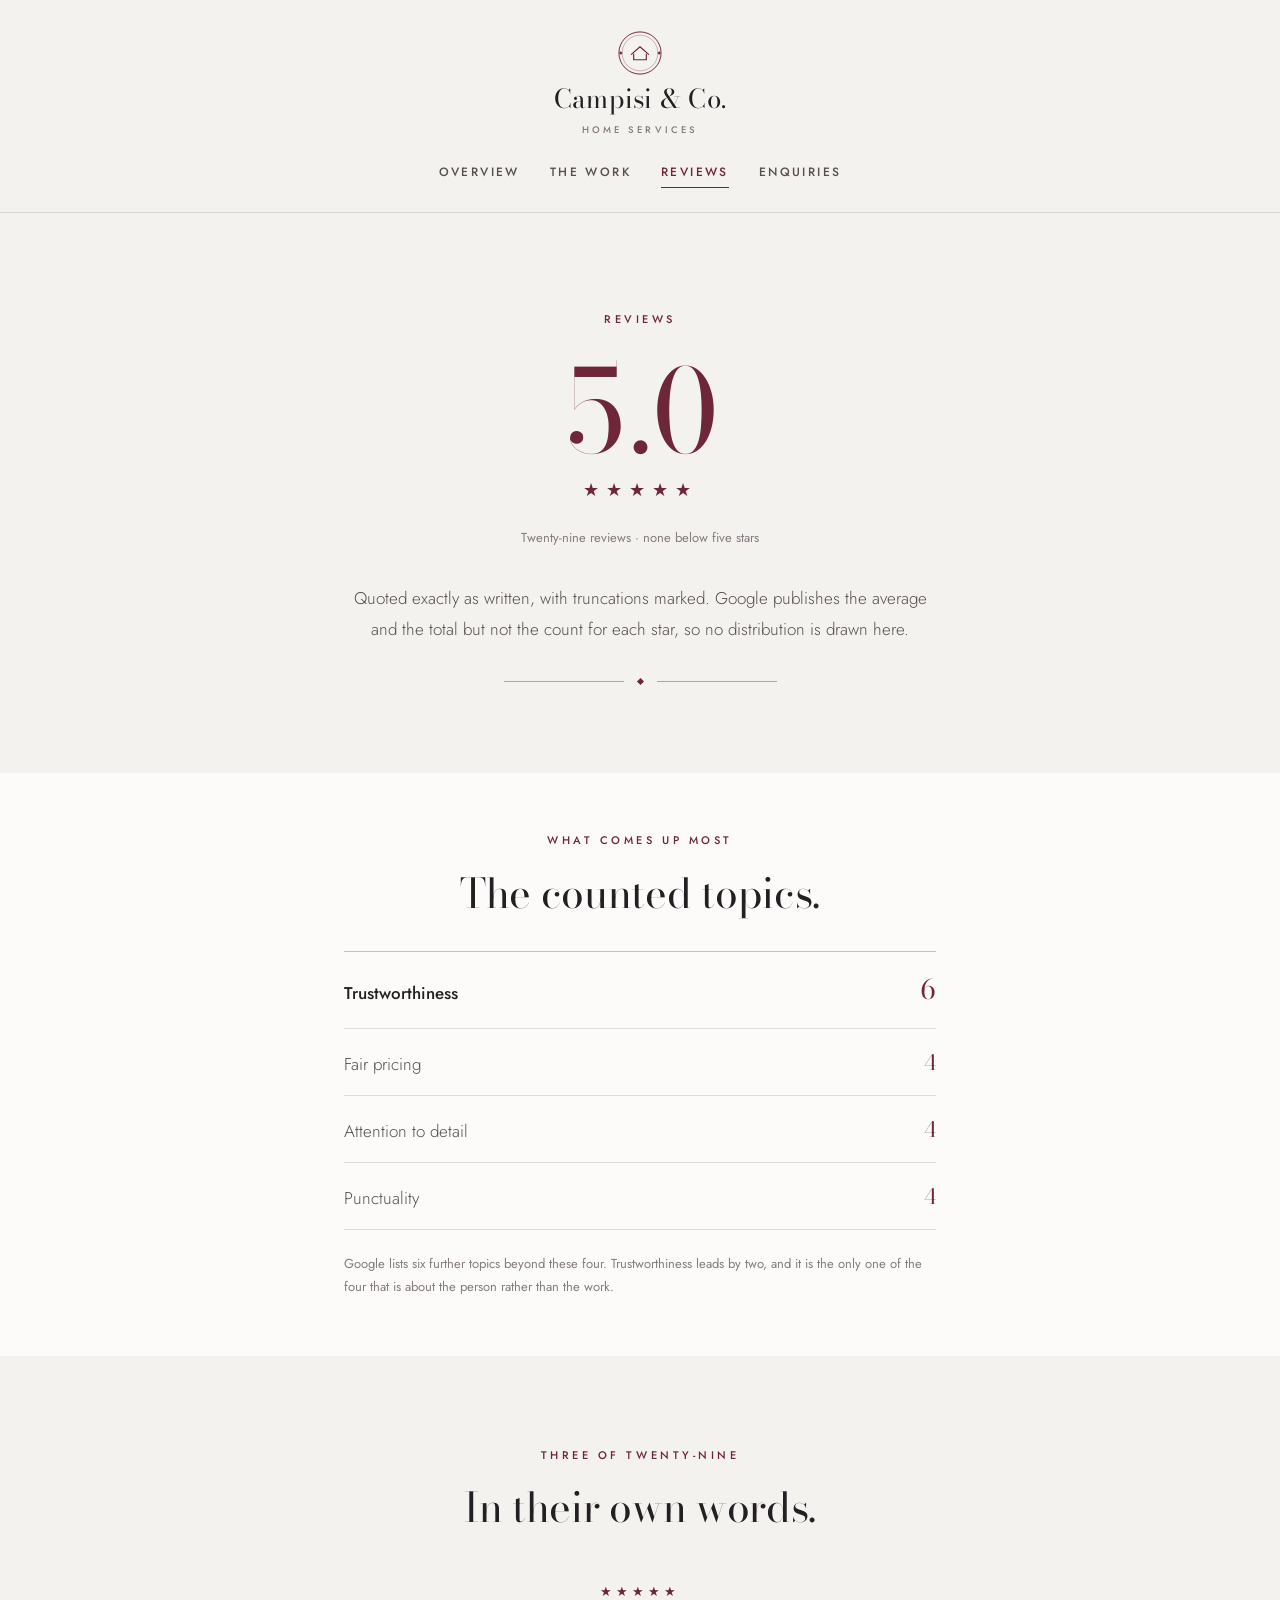
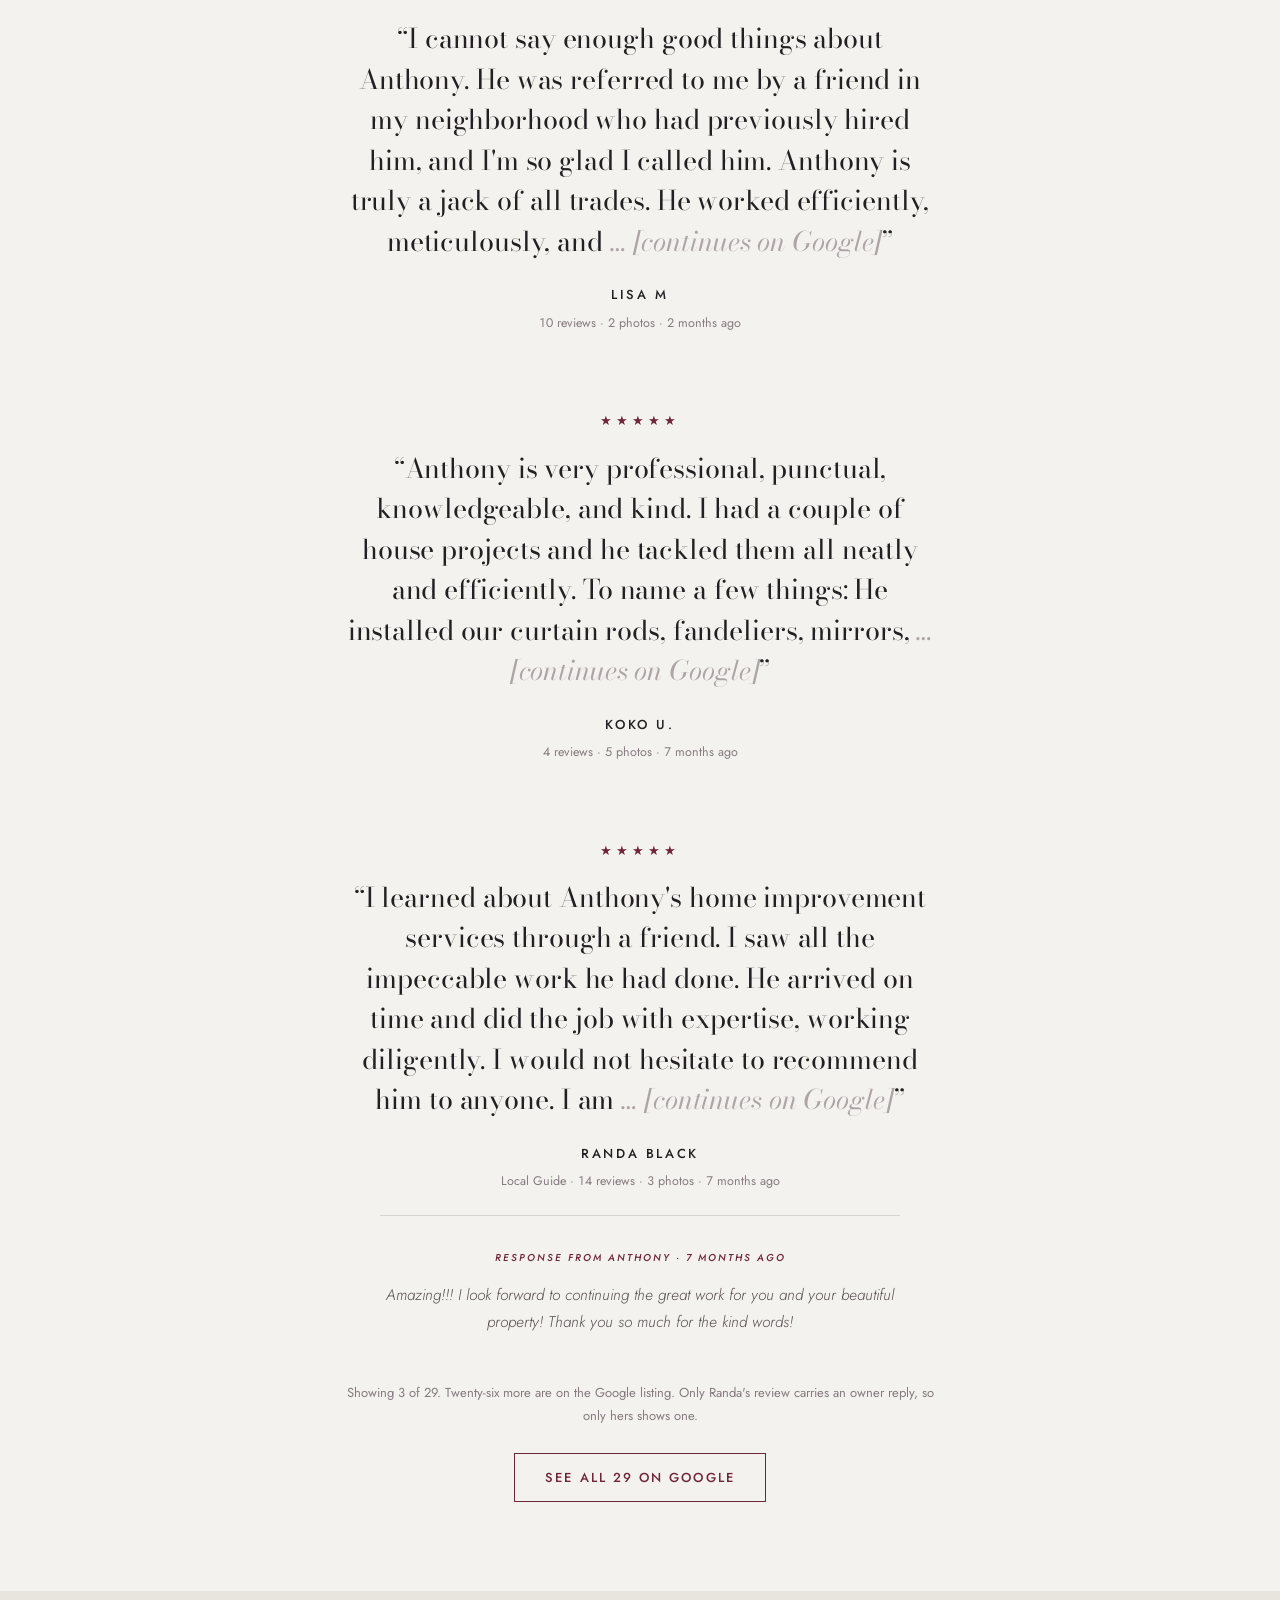
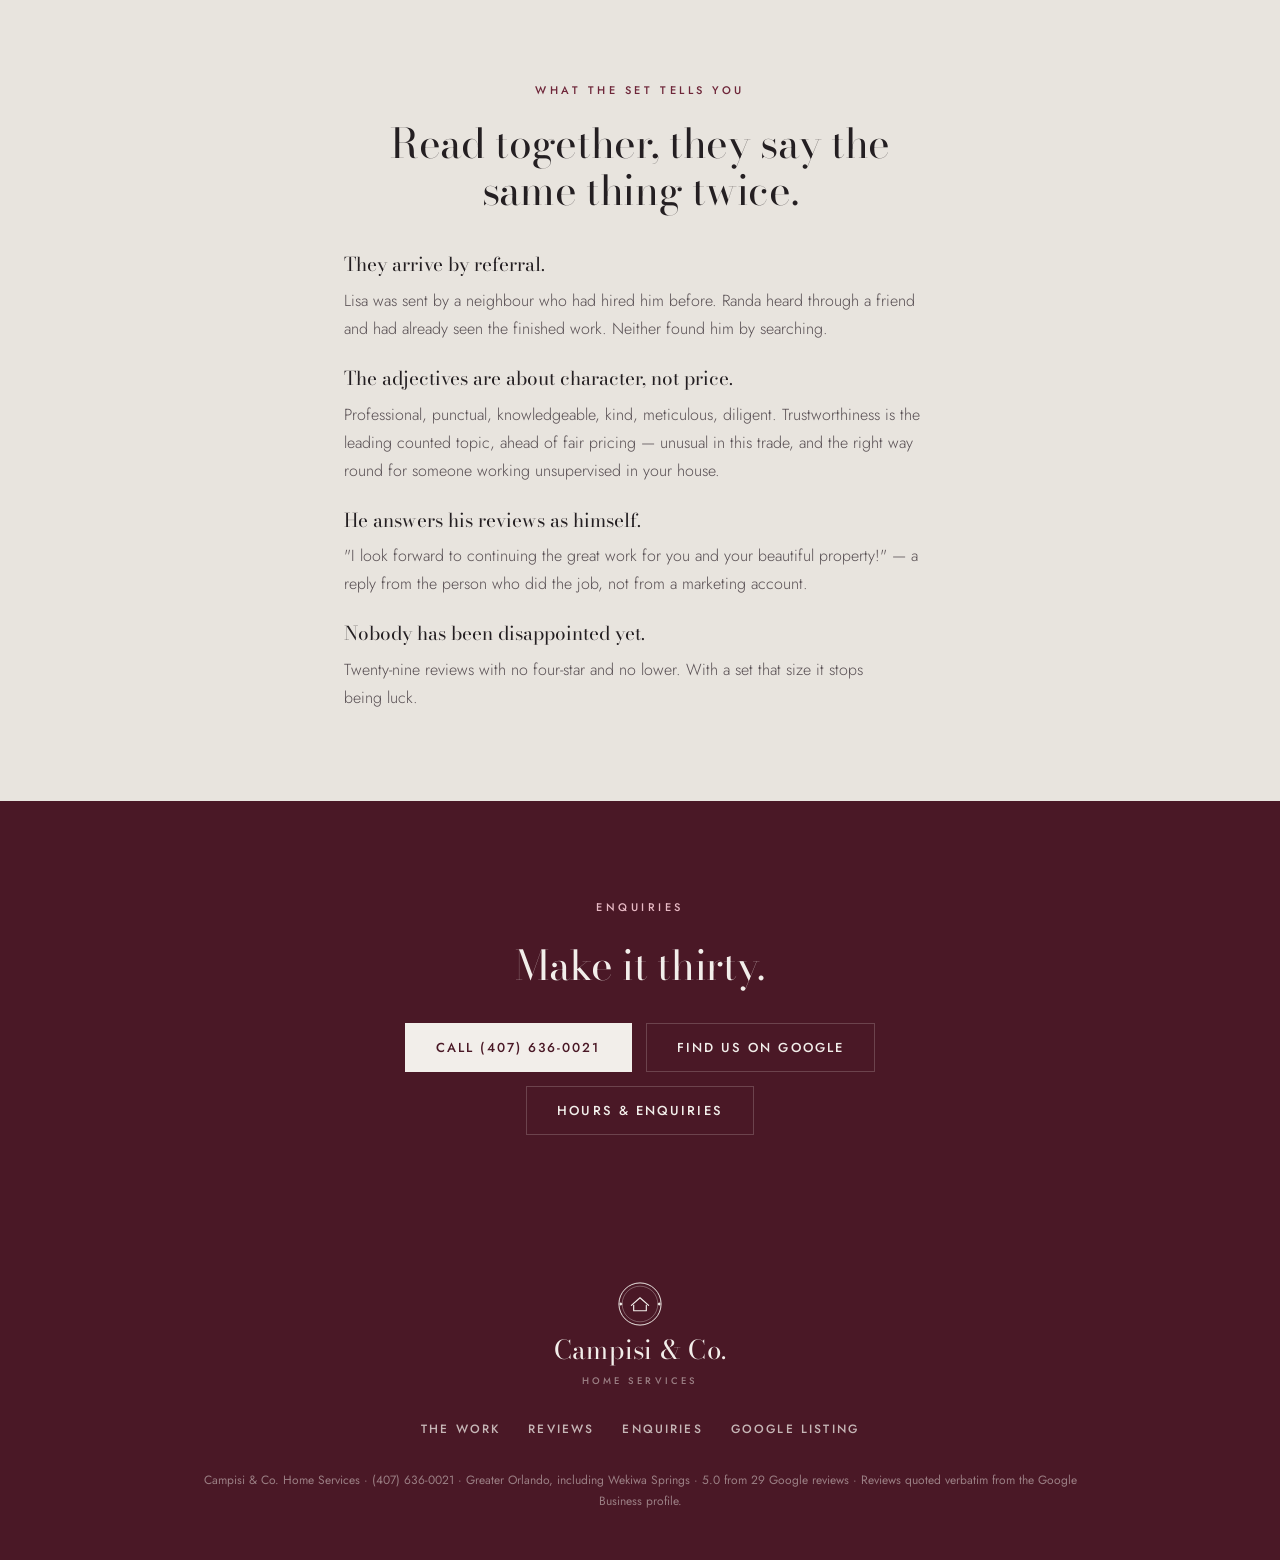
<file: reviews.html>
<!DOCTYPE html>
<html lang="en">
<head>
<meta charset="utf-8">
<meta name="viewport" content="width=device-width, initial-scale=1">
<title>Reviews — Campisi &amp; Co. Home Services</title>
<meta name="description" content="5.0 stars from 29 Google reviews for Campisi &amp; Co. Home Services — quoted verbatim, with trustworthiness the most-counted topic.">
<link rel="preconnect" href="https://fonts.googleapis.com">
<link rel="preconnect" href="https://fonts.gstatic.com" crossorigin>
<link rel="stylesheet" href="https://fonts.googleapis.com/css2?family=Bodoni+Moda:ital,opsz,wght@0,6..96,400;0,6..96,500;1,6..96,400&family=Jost:wght@300;400;500&display=swap">
<link rel="stylesheet" href="assets/site.css">
</head>
<body>

<header class="top">
  <div class="top-in">
    <a class="mono" href="index.html">
      <svg viewBox="0 0 48 48" fill="none" aria-hidden="true">
        <circle cx="24" cy="24" r="22" stroke="currentColor" stroke-width="1"/>
        <circle cx="24" cy="24" r="18.6" stroke="currentColor" stroke-width="0.6" opacity=".55"/>
        <path d="M15 25.5 24 17.5 33 25.5" stroke="currentColor" stroke-width="1.2" stroke-linecap="round" stroke-linejoin="round"/>
        <path d="M17.4 24.8V31h13.2v-6.2" stroke="currentColor" stroke-width="1.2" stroke-linejoin="round"/>
        <path d="M2.2 24 4 22.2 5.8 24 4 25.8z" fill="currentColor"/>
        <path d="M42.2 24 44 22.2 45.8 24 44 25.8z" fill="currentColor"/>
      </svg>
      <span class="n">Campisi &amp; Co.</span>
      <span class="s">Home Services</span>
    </a>
    <nav class="topnav" aria-label="Main">
      <a href="index.html">Overview</a>
      <a href="work.html">The work</a>
      <a href="reviews.html" aria-current="page">Reviews</a>
      <a href="contact.html">Enquiries</a>
    </nav>
  </div>
</header>

<main>

  <section class="section">
    <div class="hold centre">
      <span class="kick">Reviews</span>
      <div class="rating" style="margin-top: 30px">
        <div class="score">5.0</div>
        <div class="stars-lg" aria-label="5 out of 5 stars">★★★★★</div>
        <p class="fine" style="margin-top: 6px">Twenty-nine reviews · none below five stars</p>
      </div>
      <p class="body" style="margin-top: 34px">Quoted exactly as written, with truncations marked. Google publishes the average and the total but not the count for each star, so no distribution is drawn here.</p>
      <div class="rule-mark" style="margin-top: 34px"><i></i></div>
    </div>
  </section>

  <section class="band section-sm">
    <div class="hold">
      <p class="kick centre" style="display: block">What comes up most</p>
      <h2 class="h-section centre" style="margin-top: 20px; margin-bottom: 34px">The counted topics.</h2>
      <dl class="ledger">
        <div class="lead"><dt>Trustworthiness</dt><dd>6</dd></div>
        <div><dt>Fair pricing</dt><dd>4</dd></div>
        <div><dt>Attention to detail</dt><dd>4</dd></div>
        <div><dt>Punctuality</dt><dd>4</dd></div>
      </dl>
      <p class="fine" style="margin-top: 22px">Google lists six further topics beyond these four. Trustworthiness leads by two, and it is the only one of the four that is about the person rather than the work.</p>
    </div>
  </section>

  <section class="section">
    <div class="hold">
      <p class="kick centre" style="display: block">Three of twenty-nine</p>
      <h2 class="h-section centre" style="margin-top: 20px; margin-bottom: 50px">In their own words.</h2>
      <div class="testimony">

        <blockquote>
          <p class="stars" aria-label="5 out of 5 stars">★★★★★</p>
          <p class="q">“I cannot say enough good things about Anthony. He was referred to me by a friend in my neighborhood who had previously hired him, and I'm so glad I called him. Anthony is truly a jack of all trades. He worked efficiently, meticulously, and <span class="trunc">… [continues on Google]</span>”</p>
          <div class="by">
            <p class="nm">Lisa M</p>
            <p class="mt">10 reviews · 2 photos · 2 months ago</p>
          </div>
        </blockquote>

        <blockquote>
          <p class="stars" aria-label="5 out of 5 stars">★★★★★</p>
          <p class="q">“Anthony is very professional, punctual, knowledgeable, and kind. I had a couple of house projects and he tackled them all neatly and efficiently. To name a few things: He installed our curtain rods, fandeliers, mirrors, <span class="trunc">… [continues on Google]</span>”</p>
          <div class="by">
            <p class="nm">Koko U.</p>
            <p class="mt">4 reviews · 5 photos · 7 months ago</p>
          </div>
        </blockquote>

        <blockquote>
          <p class="stars" aria-label="5 out of 5 stars">★★★★★</p>
          <p class="q">“I learned about Anthony's home improvement services through a friend. I saw all the impeccable work he had done. He arrived on time and did the job with expertise, working diligently. I would not hesitate to recommend him to anyone. I am <span class="trunc">… [continues on Google]</span>”</p>
          <div class="by">
            <p class="nm">Randa Black</p>
            <p class="mt">Local Guide · 14 reviews · 3 photos · 7 months ago</p>
          </div>
          <div class="reply">
            <p class="rl">Response from Anthony · 7 months ago</p>
            <p>Amazing!!! I look forward to continuing the great work for you and your beautiful property! Thank you so much for the kind words!</p>
          </div>
        </blockquote>

      </div>
      <p class="fine centre" style="margin-top: 46px">Showing 3 of 29. Twenty-six more are on the Google listing. Only Randa's review carries an owner reply, so only hers shows one.</p>
      <div class="btn-row" style="margin-top: 26px; justify-content: center">
        <a class="btn btn-line" href="https://www.google.com/search?q=Campisi+%26+Co.+Home+Services+reviews" target="_blank" rel="noopener">See all 29 on Google</a>
      </div>
    </div>
  </section>

  <section class="band-stone section">
    <div class="hold">
      <p class="kick centre" style="display: block">What the set tells you</p>
      <h2 class="h-section centre" style="margin-top: 20px; margin-bottom: 36px">Read together, they say the same thing twice.</h2>
      <ul class="notes">
        <li>
          <b>They arrive by referral.</b>
          <span>Lisa was sent by a neighbour who had hired him before. Randa heard through a friend and had already seen the finished work. Neither found him by searching.</span>
        </li>
        <li>
          <b>The adjectives are about character, not price.</b>
          <span>Professional, punctual, knowledgeable, kind, meticulous, diligent. Trustworthiness is the leading counted topic, ahead of fair pricing — unusual in this trade, and the right way round for someone working unsupervised in your house.</span>
        </li>
        <li>
          <b>He answers his reviews as himself.</b>
          <span>"I look forward to continuing the great work for you and your beautiful property!" — a reply from the person who did the job, not from a marketing account.</span>
        </li>
        <li>
          <b>Nobody has been disappointed yet.</b>
          <span>Twenty-nine reviews with no four-star and no lower. With a set that size it stops being luck.</span>
        </li>
      </ul>
    </div>
  </section>

  <section class="band-dark section">
    <div class="hold centre">
      <span class="kick">Enquiries</span>
      <h2 class="h-section" style="margin-top: 22px; color: var(--on-dark)">Make it thirty.</h2>
      <div class="btn-row" style="margin-top: 34px; justify-content: center">
        <a class="btn btn-claret" href="tel:+14076360021">Call (407) 636-0021</a>
        <a class="btn btn-line" href="https://www.google.com/search?q=Campisi+%26+Co.+Home+Services" target="_blank" rel="noopener">Find us on Google</a>
        <a class="btn btn-line" href="contact.html">Hours &amp; enquiries</a>
      </div>
    </div>
  </section>
</main>

<footer class="foot">
  <div class="wide">
    <a class="mono" href="index.html">
      <svg viewBox="0 0 48 48" fill="none" aria-hidden="true">
        <circle cx="24" cy="24" r="22" stroke="currentColor" stroke-width="1"/>
        <circle cx="24" cy="24" r="18.6" stroke="currentColor" stroke-width="0.6" opacity=".55"/>
        <path d="M15 25.5 24 17.5 33 25.5" stroke="currentColor" stroke-width="1.2" stroke-linecap="round" stroke-linejoin="round"/>
        <path d="M17.4 24.8V31h13.2v-6.2" stroke="currentColor" stroke-width="1.2" stroke-linejoin="round"/>
        <path d="M2.2 24 4 22.2 5.8 24 4 25.8z" fill="currentColor"/>
        <path d="M42.2 24 44 22.2 45.8 24 44 25.8z" fill="currentColor"/>
      </svg>
      <span class="n">Campisi &amp; Co.</span>
      <span class="s">Home Services</span>
    </a>
    <nav class="footnav" aria-label="Footer">
      <a href="work.html">The work</a>
      <a href="reviews.html">Reviews</a>
      <a href="contact.html">Enquiries</a>
      <a href="https://www.google.com/search?q=Campisi+%26+Co.+Home+Services" target="_blank" rel="noopener">Google listing</a>
    </nav>
    <p class="foot-fine">Campisi &amp; Co. Home Services · (407) 636-0021 · Greater Orlando, including Wekiwa Springs · 5.0 from 29 Google reviews · Reviews quoted verbatim from the Google Business profile.</p>
  </div>
</footer>

</body>
</html>
</file>
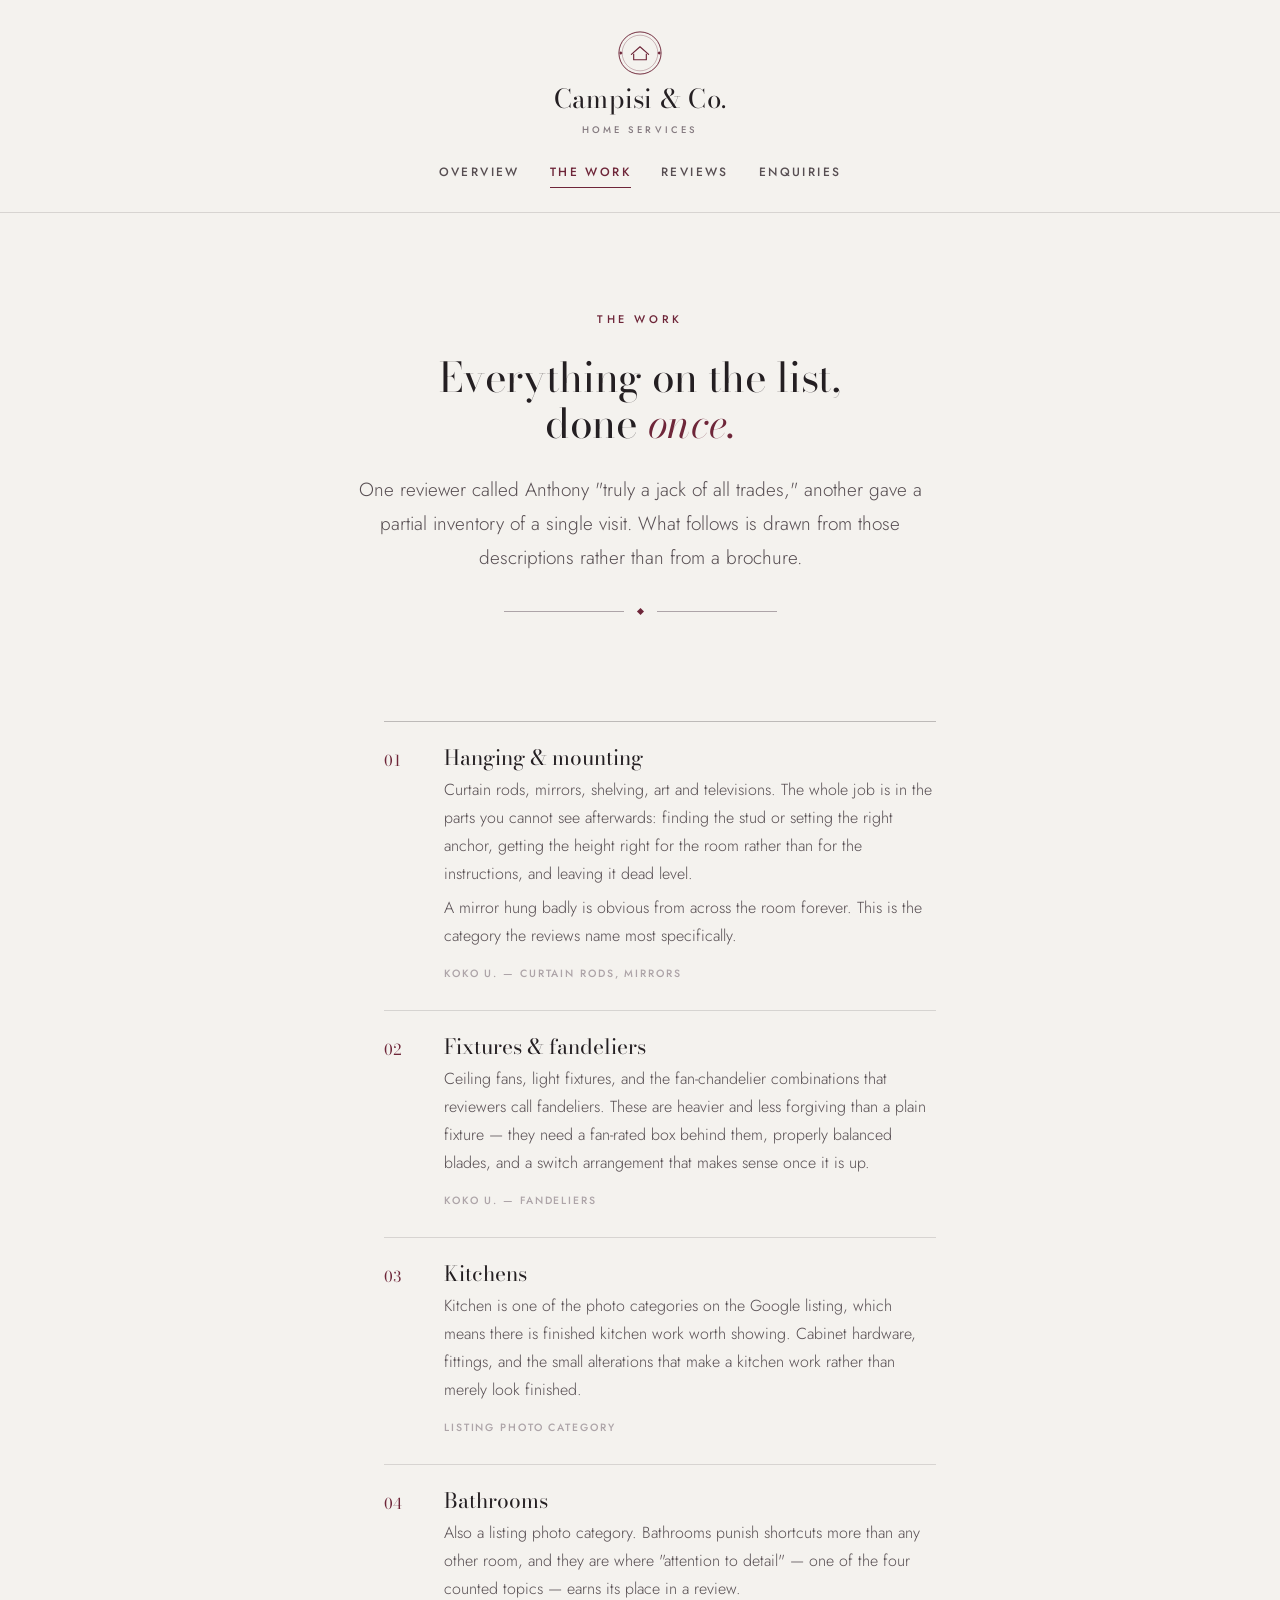
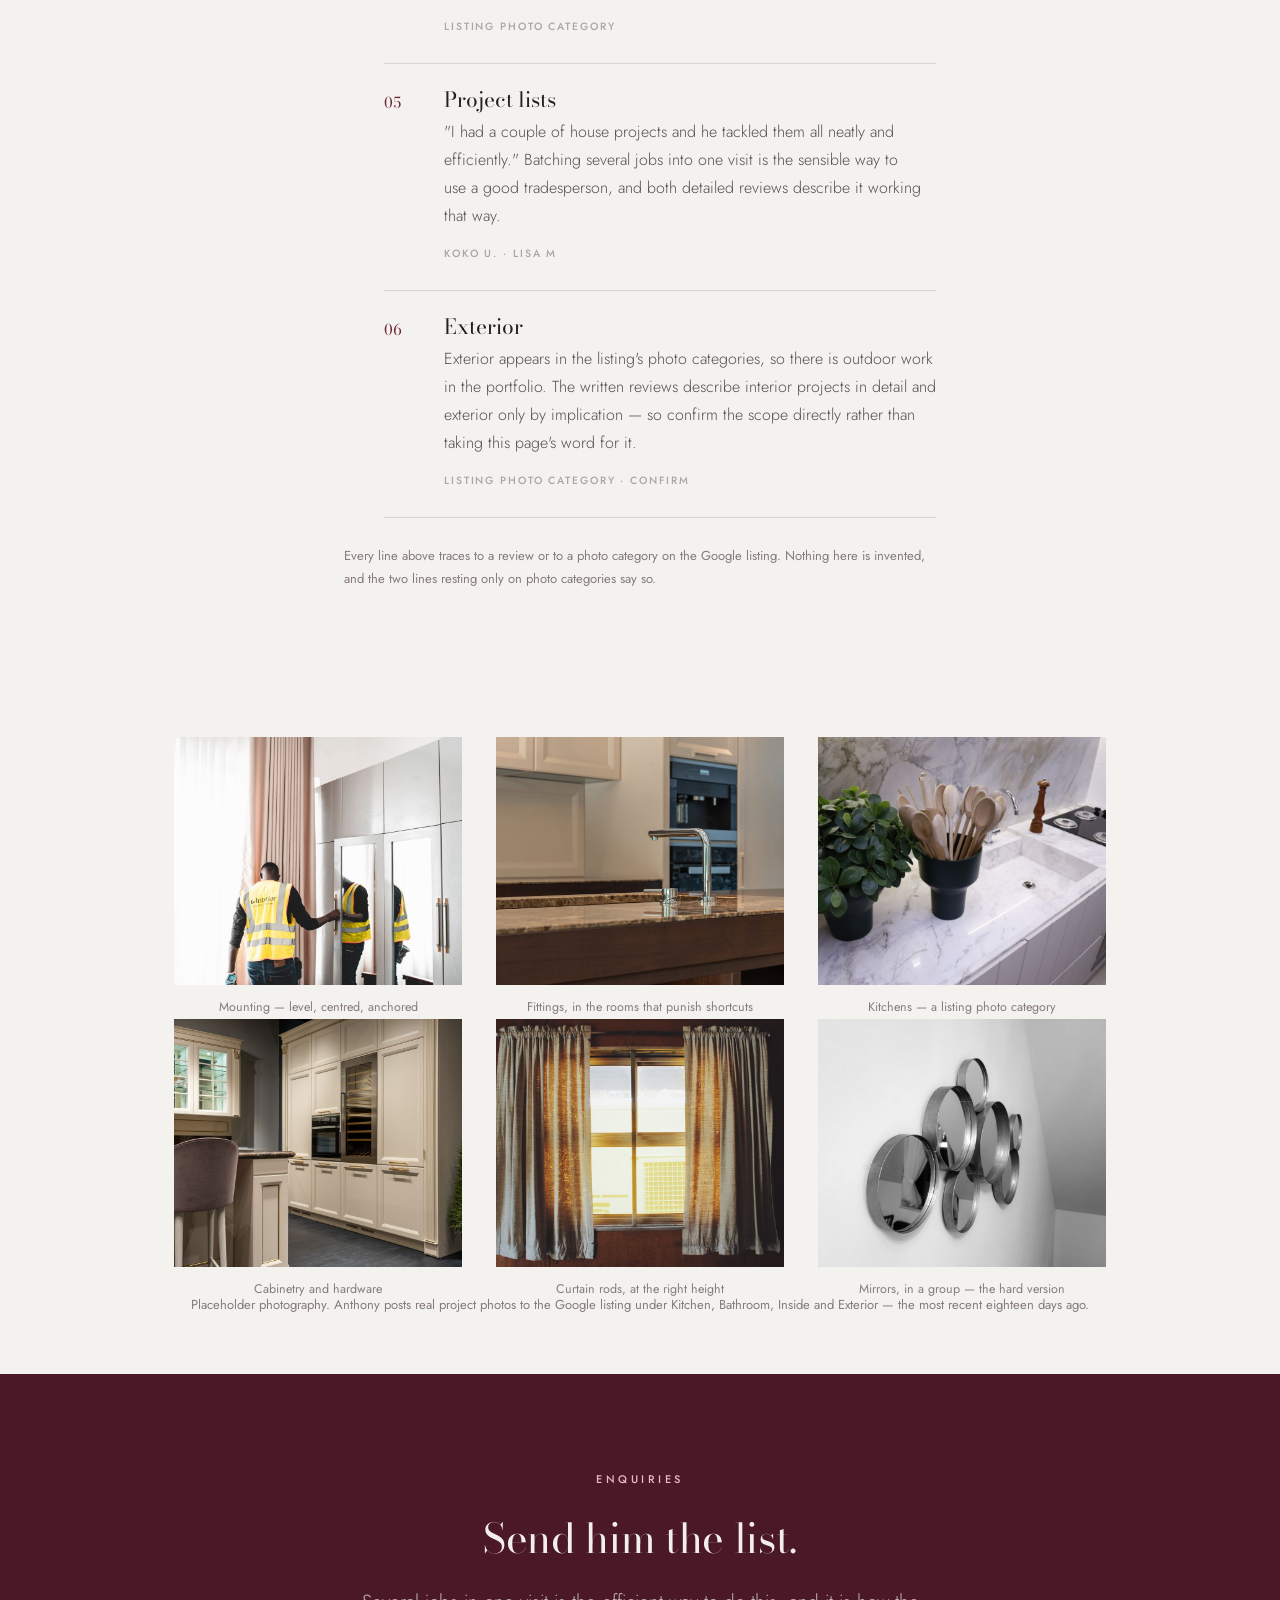
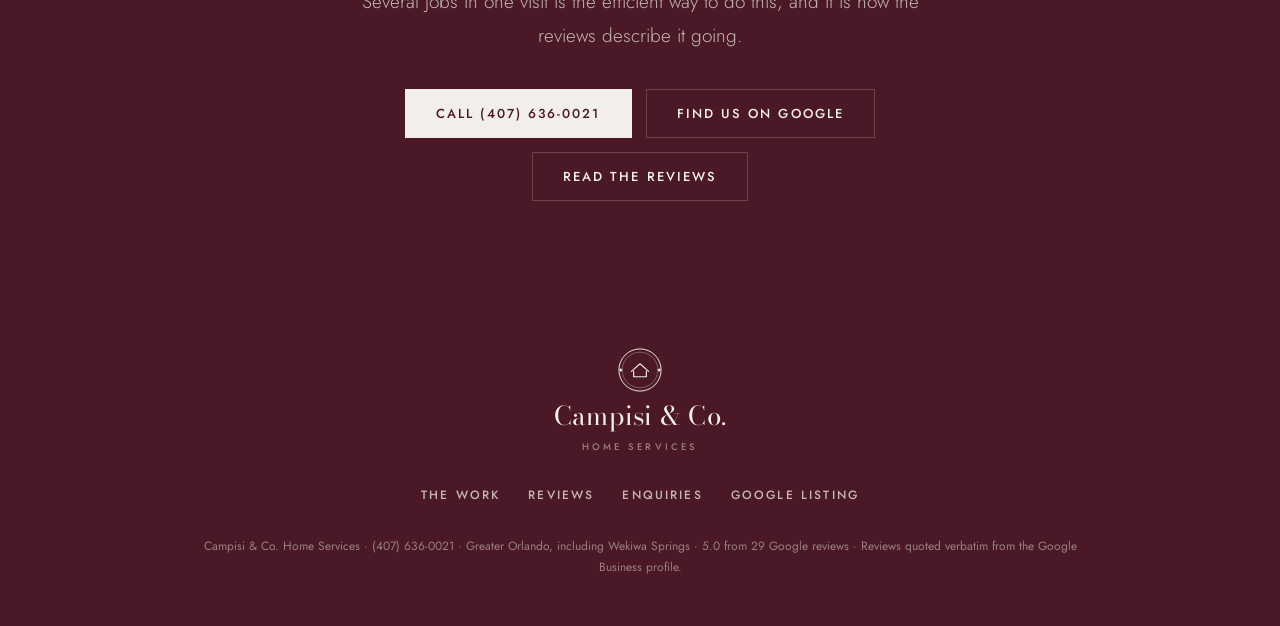
<file: work.html>
<!DOCTYPE html>
<html lang="en">
<head>
<meta charset="utf-8">
<meta name="viewport" content="width=device-width, initial-scale=1">
<title>The work — Campisi &amp; Co. Home Services</title>
<meta name="description" content="Hanging and mounting, fixtures and fandeliers, kitchens and bathrooms, project lists — the work Campisi &amp; Co. reviews describe.">
<link rel="preconnect" href="https://fonts.googleapis.com">
<link rel="preconnect" href="https://fonts.gstatic.com" crossorigin>
<link rel="stylesheet" href="https://fonts.googleapis.com/css2?family=Bodoni+Moda:ital,opsz,wght@0,6..96,400;0,6..96,500;1,6..96,400&family=Jost:wght@300;400;500&display=swap">
<link rel="stylesheet" href="assets/site.css">
</head>
<body>

<header class="top">
  <div class="top-in">
    <a class="mono" href="index.html">
      <svg viewBox="0 0 48 48" fill="none" aria-hidden="true">
        <circle cx="24" cy="24" r="22" stroke="currentColor" stroke-width="1"/>
        <circle cx="24" cy="24" r="18.6" stroke="currentColor" stroke-width="0.6" opacity=".55"/>
        <path d="M15 25.5 24 17.5 33 25.5" stroke="currentColor" stroke-width="1.2" stroke-linecap="round" stroke-linejoin="round"/>
        <path d="M17.4 24.8V31h13.2v-6.2" stroke="currentColor" stroke-width="1.2" stroke-linejoin="round"/>
        <path d="M2.2 24 4 22.2 5.8 24 4 25.8z" fill="currentColor"/>
        <path d="M42.2 24 44 22.2 45.8 24 44 25.8z" fill="currentColor"/>
      </svg>
      <span class="n">Campisi &amp; Co.</span>
      <span class="s">Home Services</span>
    </a>
    <nav class="topnav" aria-label="Main">
      <a href="index.html">Overview</a>
      <a href="work.html" aria-current="page">The work</a>
      <a href="reviews.html">Reviews</a>
      <a href="contact.html">Enquiries</a>
    </nav>
  </div>
</header>

<main>

  <section class="section">
    <div class="hold centre">
      <span class="kick">The work</span>
      <h1 class="h-section" style="margin-top: 22px">Everything on the list, done <em>once.</em></h1>
      <p class="lede" style="margin-top: 26px">One reviewer called Anthony "truly a jack of all trades," another gave a partial inventory of a single visit. What follows is drawn from those descriptions rather than from a brochure.</p>
      <div class="rule-mark" style="margin-top: 34px"><i></i></div>
    </div>
  </section>

  <section class="section" style="padding-top: 0">
    <div class="hold">
      <ol class="enum">
        <li>
          <div>
            <h3>Hanging &amp; mounting</h3>
            <p>Curtain rods, mirrors, shelving, art and televisions. The whole job is in the parts you cannot see afterwards: finding the stud or setting the right anchor, getting the height right for the room rather than for the instructions, and leaving it dead level.</p>
            <p>A mirror hung badly is obvious from across the room forever. This is the category the reviews name most specifically.</p>
            <p class="src">Koko U. — curtain rods, mirrors</p>
          </div>
        </li>
        <li>
          <div>
            <h3>Fixtures &amp; fandeliers</h3>
            <p>Ceiling fans, light fixtures, and the fan-chandelier combinations that reviewers call fandeliers. These are heavier and less forgiving than a plain fixture — they need a fan-rated box behind them, properly balanced blades, and a switch arrangement that makes sense once it is up.</p>
            <p class="src">Koko U. — fandeliers</p>
          </div>
        </li>
        <li>
          <div>
            <h3>Kitchens</h3>
            <p>Kitchen is one of the photo categories on the Google listing, which means there is finished kitchen work worth showing. Cabinet hardware, fittings, and the small alterations that make a kitchen work rather than merely look finished.</p>
            <p class="src">Listing photo category</p>
          </div>
        </li>
        <li>
          <div>
            <h3>Bathrooms</h3>
            <p>Also a listing photo category. Bathrooms punish shortcuts more than any other room, and they are where "attention to detail" — one of the four counted topics — earns its place in a review.</p>
            <p class="src">Listing photo category</p>
          </div>
        </li>
        <li>
          <div>
            <h3>Project lists</h3>
            <p>"I had a couple of house projects and he tackled them all neatly and efficiently." Batching several jobs into one visit is the sensible way to use a good tradesperson, and both detailed reviews describe it working that way.</p>
            <p class="src">Koko U. · Lisa M</p>
          </div>
        </li>
        <li>
          <div>
            <h3>Exterior</h3>
            <p>Exterior appears in the listing's photo categories, so there is outdoor work in the portfolio. The written reviews describe interior projects in detail and exterior only by implication — so confirm the scope directly rather than taking this page's word for it.</p>
            <p class="src">Listing photo category · confirm</p>
          </div>
        </li>
      </ol>
      <p class="fine" style="margin-top: 26px">Every line above traces to a review or to a photo category on the Google listing. Nothing here is invented, and the two lines resting only on photo categories say so.</p>
    </div>
  </section>

  <section class="section-sm">
    <div class="wide">
      <div class="plates">
        <figure class="plate plate-4x3">
          <img src="assets/img/worker.jpg" alt="A maintenance worker examining a wardrobe mirror indoors">
          <figcaption>Mounting — level, centred, anchored</figcaption>
        </figure>
        <figure class="plate plate-4x3">
          <img src="assets/img/faucet.jpg" alt="A chrome faucet on a marble kitchen counter">
          <figcaption>Fittings, in the rooms that punish shortcuts</figcaption>
        </figure>
        <figure class="plate plate-4x3">
          <img src="assets/img/kitchen2.jpg" alt="A minimalist kitchen with a marble counter">
          <figcaption>Kitchens — a listing photo category</figcaption>
        </figure>
        <figure class="plate plate-4x3">
          <img src="assets/img/cupboard.jpg" alt="A kitchen with white cabinetry and a high chair">
          <figcaption>Cabinetry and hardware</figcaption>
        </figure>
        <figure class="plate plate-4x3">
          <img src="assets/img/curtains.jpg" alt="Sunlight through fabric curtains on a rod">
          <figcaption>Curtain rods, at the right height</figcaption>
        </figure>
        <figure class="plate plate-4x3">
          <img src="assets/img/mirrors.jpg" alt="A group of round mirrors mounted on a white wall">
          <figcaption>Mirrors, in a group — the hard version</figcaption>
        </figure>
      </div>
      <p class="fine centre" style="margin-top: 26px">Placeholder photography. Anthony posts real project photos to the Google listing under Kitchen, Bathroom, Inside and Exterior — the most recent eighteen days ago.</p>
    </div>
  </section>

  <section class="band-dark section">
    <div class="hold centre">
      <span class="kick">Enquiries</span>
      <h2 class="h-section" style="margin-top: 22px; color: var(--on-dark)">Send him the list.</h2>
      <p class="lede" style="margin-top: 24px">Several jobs in one visit is the efficient way to do this, and it is how the reviews describe it going.</p>
      <div class="btn-row" style="margin-top: 36px; justify-content: center">
        <a class="btn btn-claret" href="tel:+14076360021">Call (407) 636-0021</a>
        <a class="btn btn-line" href="https://www.google.com/search?q=Campisi+%26+Co.+Home+Services" target="_blank" rel="noopener">Find us on Google</a>
        <a class="btn btn-line" href="reviews.html">Read the reviews</a>
      </div>
    </div>
  </section>
</main>

<footer class="foot">
  <div class="wide">
    <a class="mono" href="index.html">
      <svg viewBox="0 0 48 48" fill="none" aria-hidden="true">
        <circle cx="24" cy="24" r="22" stroke="currentColor" stroke-width="1"/>
        <circle cx="24" cy="24" r="18.6" stroke="currentColor" stroke-width="0.6" opacity=".55"/>
        <path d="M15 25.5 24 17.5 33 25.5" stroke="currentColor" stroke-width="1.2" stroke-linecap="round" stroke-linejoin="round"/>
        <path d="M17.4 24.8V31h13.2v-6.2" stroke="currentColor" stroke-width="1.2" stroke-linejoin="round"/>
        <path d="M2.2 24 4 22.2 5.8 24 4 25.8z" fill="currentColor"/>
        <path d="M42.2 24 44 22.2 45.8 24 44 25.8z" fill="currentColor"/>
      </svg>
      <span class="n">Campisi &amp; Co.</span>
      <span class="s">Home Services</span>
    </a>
    <nav class="footnav" aria-label="Footer">
      <a href="work.html">The work</a>
      <a href="reviews.html">Reviews</a>
      <a href="contact.html">Enquiries</a>
      <a href="https://www.google.com/search?q=Campisi+%26+Co.+Home+Services" target="_blank" rel="noopener">Google listing</a>
    </nav>
    <p class="foot-fine">Campisi &amp; Co. Home Services · (407) 636-0021 · Greater Orlando, including Wekiwa Springs · 5.0 from 29 Google reviews · Reviews quoted verbatim from the Google Business profile.</p>
  </div>
</footer>

</body>
</html>
</file>
<file: assets/site.css>
/* ═══════════════════════════════════════════════════════════════════
   Campisi & Co. Home Services

   This listing has no phone number and no address — so unlike the
   other sites in this set, it cannot be built to drive a call. What it
   can do is what the reviews already describe: Lisa was referred by a
   neighbour, Randa heard through a friend, and the leading topic is
   trustworthiness. So this is a calling card — a page built to be
   forwarded.

   Engraved-stationery language: a narrow centred measure, thin rules,
   a monogram, Bodoni Moda over Jost, claret on ivory.
   ═══════════════════════════════════════════════════════════════════ */

:root {
  --ivory:   #F4F2EE;
  --card:    #FCFBF9;
  --stone:   #E8E4DE;
  --stone-2: #D9D4CC;

  --ink:   #241F22;
  --ink-2: #574E52;
  --ink-3: #857B80;
  --ink-4: #ADA4A8;

  --claret:      #6E2639;
  --claret-hi:   #8C3549;
  --claret-deep: #4A1826;
  --claret-soft: #F0E2E5;

  --on-dark:   #F2EEEA;
  --on-dark-2: rgba(242, 238, 234, 0.74);
  --on-dark-3: rgba(242, 238, 234, 0.48);
  --hair:      rgba(36, 31, 34, 0.14);
  --hair-2:    rgba(36, 31, 34, 0.26);
  --hair-dark: rgba(242, 238, 234, 0.20);

  --font-display: "Bodoni Moda", "Didot", Georgia, serif;
  --font-body:    "Jost", "Futura", "Segoe UI", Helvetica, Arial, sans-serif;

  --measure: 720px;
  --wide: 1060px;
  --gutter: clamp(22px, 6vw, 64px);
}

@media (prefers-color-scheme: dark) {
  :root:not([data-theme="light"]) {
    --ivory: #171416; --card: #1E1A1D; --stone: #251F23; --stone-2: #322A2F;
    --ink: #F0ECEE; --ink-2: #B6AEB2; --ink-3: #8B8286; --ink-4: #6B6367;
    --claret: #C4657C; --claret-hi: #D8879A; --claret-deep: #E0A0AF;
    --claret-soft: #2C1A20;
    --on-dark: #F0ECEE; --on-dark-2: rgba(240,236,238,.74);
    --on-dark-3: rgba(240,236,238,.48);
    --hair: rgba(240,236,238,.15); --hair-2: rgba(240,236,238,.27);
    --hair-dark: rgba(240,236,238,.18);
  }
}
:root[data-theme="dark"] {
  --ivory: #171416; --card: #1E1A1D; --stone: #251F23; --stone-2: #322A2F;
  --ink: #F0ECEE; --ink-2: #B6AEB2; --ink-3: #8B8286; --ink-4: #6B6367;
  --claret: #C4657C; --claret-hi: #D8879A; --claret-deep: #E0A0AF;
  --claret-soft: #2C1A20;
  --on-dark: #F0ECEE; --on-dark-2: rgba(240,236,238,.74);
  --on-dark-3: rgba(240,236,238,.48);
  --hair: rgba(240,236,238,.15); --hair-2: rgba(240,236,238,.27);
  --hair-dark: rgba(240,236,238,.18);
}

*, *::before, *::after { box-sizing: border-box; }

body {
  margin: 0;
  background: var(--ivory);
  color: var(--ink);
  font-family: var(--font-body);
  font-size: 17px;
  line-height: 1.72;
  text-wrap: pretty;
  -webkit-font-smoothing: antialiased;
  -moz-osx-font-smoothing: grayscale;
}
h1, h2, h3, h4 { margin: 0; font-weight: 400; }
p { margin: 0; }
img, svg { display: block; max-width: 100%; }
a { color: var(--claret); text-underline-offset: 4px; }
a:hover { color: var(--claret-hi); }
:focus { outline: none; }
:focus-visible { outline: 2px solid var(--claret); outline-offset: 4px; }
::selection { background: var(--claret-soft); }

/* narrow centred measure is the default; .wide is the exception */
.hold { max-width: var(--measure); margin: 0 auto; padding: 0 var(--gutter); }
.wide { max-width: var(--wide); margin: 0 auto; padding: 0 var(--gutter); }
.section { padding: clamp(56px, 7vw, 96px) 0; }
.section-sm { padding: clamp(36px, 4.5vw, 58px) 0; }
.centre { text-align: center; }
.band { background: var(--card); }
.band-stone { background: var(--stone); }
.band-dark { background: var(--claret-deep); color: var(--on-dark); }
.band-dark .lede, .band-dark .body { color: var(--on-dark-2); }
.band-dark .fine { color: var(--on-dark-3); }
.band-dark .rule-mark { color: var(--on-dark-3); }

/* a thin engraved rule with a diamond at its centre */
.rule-mark { display: flex; align-items: center; gap: 14px; color: var(--ink-4); justify-content: center; }
.rule-mark::before, .rule-mark::after { content: ""; height: 1px; flex: 1; max-width: 120px; background: currentColor; }
.rule-mark i { width: 5px; height: 5px; background: var(--claret); transform: rotate(45deg); }
hr.thin { height: 1px; border: 0; margin: 0; background: var(--hair); }

/* ══ typography ══ */
.display {
  font-family: var(--font-display);
  font-weight: 400;
  font-size: clamp(38px, 5.4vw, 74px);
  line-height: 1.08; letter-spacing: -0.012em;
}
.display em { font-style: italic; color: var(--claret); }
.h-section {
  font-family: var(--font-display);
  font-weight: 400;
  font-size: clamp(27px, 3.2vw, 42px);
  line-height: 1.14; letter-spacing: -0.008em;
}
.h-section em { font-style: italic; color: var(--claret); }
.h-sub {
  font-family: var(--font-display);
  font-weight: 400;
  font-size: clamp(20px, 2.1vw, 26px);
  line-height: 1.24;
}
.kick {
  display: inline-block;
  font-family: var(--font-body);
  font-size: 11px; font-weight: 500;
  letter-spacing: 0.32em; text-transform: uppercase;
  color: var(--claret);
}
.band-dark .kick { color: var(--claret-deep); color: #E7B9C4; }
.lede { font-size: 19px; line-height: 34px; color: var(--ink-2); font-weight: 300; }
.body { font-size: 17px; line-height: 31px; color: var(--ink-2); font-weight: 300; }
.fine { font-size: 13px; line-height: 23px; color: var(--ink-3); }
.measure-tight { max-width: 46ch; }
.num { font-variant-numeric: tabular-nums; }

/* ══ buttons — outlined, engraved, never loud ══ */
.btn {
  display: inline-flex; align-items: center; justify-content: center; gap: 10px;
  font-family: var(--font-body); font-weight: 500; font-size: 13px;
  letter-spacing: 0.16em; text-transform: uppercase; line-height: 1;
  text-decoration: none; cursor: pointer;
  padding: 17px 30px; border: 1px solid var(--claret); border-radius: 0;
  white-space: nowrap;
  transition: background-color .2s ease, color .2s ease, border-color .2s ease;
}
.btn svg { flex: none; }
.btn-claret { background: var(--claret); color: var(--card); }
.btn-claret:hover { background: var(--claret-deep); border-color: var(--claret-deep); color: var(--card); }
.btn-line { background: transparent; color: var(--claret); }
.btn-line:hover { background: var(--claret); color: var(--card); }
.band-dark .btn-claret { background: var(--on-dark); border-color: var(--on-dark); color: var(--claret-deep); }
.band-dark .btn-claret:hover { background: var(--on-dark-2); border-color: var(--on-dark-2); }
.band-dark .btn-line { border-color: var(--hair-dark); color: var(--on-dark); }
.band-dark .btn-line:hover { background: transparent; border-color: var(--on-dark); color: var(--on-dark); }
.btn-row { display: flex; flex-wrap: wrap; gap: 14px; align-items: center; justify-content: inherit; }
.centre .btn-row { justify-content: center; }

/* ══ masthead — letterhead, centred ══ */
.top { background: var(--ivory); border-bottom: 1px solid var(--hair); }
.top-in { max-width: var(--wide); margin: 0 auto; padding: 30px var(--gutter) 24px; text-align: center; }
.mono { display: inline-flex; flex-direction: column; align-items: center; gap: 10px; text-decoration: none; }
.mono svg { width: 46px; height: 46px; color: var(--claret); }
.mono .n {
  font-family: var(--font-display); font-weight: 400;
  font-size: 26px; letter-spacing: 0.01em; color: var(--ink); line-height: 1;
}
.mono .s {
  font-size: 9.5px; font-weight: 500; letter-spacing: 0.32em;
  text-transform: uppercase; color: var(--ink-3);
}
.topnav { display: flex; flex-wrap: wrap; gap: 8px 30px; justify-content: center; margin-top: 24px; }
.topnav a {
  font-size: 12px; font-weight: 500; letter-spacing: 0.2em; text-transform: uppercase;
  color: var(--ink-2); text-decoration: none; padding-bottom: 4px;
  border-bottom: 1px solid transparent;
}
.topnav a:hover { color: var(--ink); border-bottom-color: var(--ink-4); }
.topnav a[aria-current="page"] { color: var(--claret); border-bottom-color: var(--claret); }

/* ══ hours note ══ */
.hours-note {
  display: inline-flex; align-items: center; gap: 10px;
  font-size: 11px; font-weight: 500; letter-spacing: 0.2em; text-transform: uppercase;
  color: var(--ink-3); border-block: 1px solid var(--hair); padding: 10px 0;
}
.hours-note .dot { width: 5px; height: 5px; flex: none; background: var(--claret); transform: rotate(45deg); }

/* ══ hero ══ */
.hero { background: var(--ivory); }
.hero-figure { margin: 0; position: relative; }
.hero-figure img { width: 100%; aspect-ratio: 2.5 / 1; object-fit: cover; }
@media (max-width: 700px) { .hero-figure img { aspect-ratio: 4 / 3; } }

/* ══ the trust ledger — the counted topics, set like a bill ══ */
.ledger { display: grid; margin: 0; }
.ledger > div {
  display: grid; grid-template-columns: 1fr auto;
  gap: 12px 20px; align-items: baseline;
  padding: 15px 0; border-bottom: 1px solid var(--hair);
}
.ledger > div:first-child { border-top: 1px solid var(--hair-2); }
.ledger dt { font-size: 17px; font-weight: 300; color: var(--ink-2); }
.ledger dd {
  margin: 0; font-family: var(--font-display); font-weight: 400;
  font-size: 21px; color: var(--claret); font-variant-numeric: tabular-nums;
}
.ledger .lead dt { color: var(--ink); font-weight: 500; }
.ledger .lead dd { font-size: 27px; }

/* ══ figures ══ */
.figures { display: grid; grid-template-columns: repeat(auto-fit, minmax(130px, 1fr)); gap: clamp(26px, 4vw, 46px) clamp(20px, 3vw, 36px); }
.figures .v {
  font-family: var(--font-display); font-weight: 400;
  font-size: clamp(36px, 4.2vw, 56px); line-height: 1;
  font-variant-numeric: tabular-nums;
}
.figures .v.claret { color: var(--claret); }
.figures .k { margin-top: 12px; font-size: 10.5px; font-weight: 500; letter-spacing: 0.22em; text-transform: uppercase; color: var(--ink-3); }

/* ══ services — a plain enumerated list, letterpress style ══ */
.enum { display: grid; counter-reset: e; }
.enum > li {
  list-style: none; counter-increment: e;
  display: grid; grid-template-columns: 42px minmax(0, 1fr);
  gap: 6px 18px; padding: 22px 0; border-bottom: 1px solid var(--hair);
}
.enum > li:first-child { border-top: 1px solid var(--hair-2); }
.enum > li::before {
  content: counter(e, decimal-leading-zero);
  font-family: var(--font-display); font-size: 15px; color: var(--claret);
  font-variant-numeric: tabular-nums; padding-top: 4px;
}
.enum h3 { font-family: var(--font-display); font-weight: 400; font-size: 21px; line-height: 1.24; }
.enum p { font-size: 16px; line-height: 28px; color: var(--ink-2); font-weight: 300; margin-top: 6px; }
.enum .src { font-size: 10.5px; font-weight: 500; letter-spacing: 0.18em; text-transform: uppercase; color: var(--ink-4); margin-top: 10px; }

/* ══ plates ══ */
.plate { margin: 0; }
.plate img { width: 100%; height: 100%; object-fit: cover; }
.plate figcaption { margin-top: 12px; font-size: 12.5px; line-height: 20px; color: var(--ink-3); text-align: center; }
.plate-3x2 img { aspect-ratio: 3 / 2; }
.plate-4x3 img { aspect-ratio: 4 / 3; }
.plate-1x1 img { aspect-ratio: 1 / 1; }
.plates { display: grid; grid-template-columns: repeat(auto-fit, minmax(220px, 1fr)); gap: clamp(20px, 3vw, 34px); }

/* ══ testimonials — centred, engraved ══ */
.testimony { display: grid; gap: clamp(46px, 6vw, 76px); }
.testimony blockquote { margin: 0; text-align: center; }
.testimony .q {
  font-family: var(--font-display); font-weight: 400;
  font-size: clamp(20px, 2.3vw, 27px); line-height: 1.5;
  letter-spacing: -0.004em; color: var(--ink);
}
.testimony .q .trunc { color: var(--ink-4); font-style: italic; }
.testimony .by { margin-top: 22px; }
.testimony .by .nm { font-size: 13px; font-weight: 500; letter-spacing: 0.2em; text-transform: uppercase; color: var(--ink); }
.testimony .by .mt { font-size: 12.5px; color: var(--ink-3); margin-top: 6px; font-variant-numeric: tabular-nums; }
.testimony .stars { color: var(--claret); font-size: 13px; letter-spacing: 4px; margin-bottom: 16px; }
.reply {
  margin: 22px auto 0; max-width: 52ch; padding-top: 18px;
  border-top: 1px solid var(--hair); text-align: center;
}
.reply .rl { font-size: 10px; font-weight: 500; letter-spacing: 0.2em; text-transform: uppercase; color: var(--claret); }
.reply p { font-size: 15.5px; line-height: 27px; color: var(--ink-2); font-weight: 300; margin-top: 10px; font-style: italic; }

/* ══ rating ══ */
.rating { display: grid; justify-items: center; gap: 14px; }
.rating .score {
  font-family: var(--font-display); font-weight: 400;
  font-size: clamp(66px, 9vw, 118px); line-height: .86;
  color: var(--claret); font-variant-numeric: tabular-nums;
}
.stars-lg { color: var(--claret); font-size: 18px; letter-spacing: 7px; }

/* ══ rows ══ */
.rows { display: grid; }
.rows > div { display: grid; grid-template-columns: 1fr; gap: 4px 24px; padding: 18px 0; border-bottom: 1px solid var(--hair); }
@media (min-width: 640px) { .rows > div { grid-template-columns: 180px minmax(0, 1fr); align-items: baseline; } }
.rows > div:first-child { border-top: 1px solid var(--hair-2); }
.rows .k { font-size: 10.5px; font-weight: 500; letter-spacing: 0.22em; text-transform: uppercase; color: var(--claret); }
.rows .v { font-family: var(--font-display); font-weight: 400; font-size: 19px; line-height: 29px; }
.rows .v a { color: var(--ink); text-decoration: none; }
.rows .v a:hover { color: var(--claret); }
.band-dark .rows > div, .band-dark .rows > div:first-child { border-color: var(--hair-dark); }
.band-dark .rows .k { color: #E7B9C4; }
.band-dark .rows .v, .band-dark .rows .v a { color: var(--on-dark); }

/* ══ notes list ══ */
.notes { list-style: none; margin: 0; padding: 0; display: grid; gap: 20px; }
.notes li { display: grid; gap: 5px; }
.notes b { font-family: var(--font-display); font-weight: 400; font-size: 19px; color: var(--ink); }
.notes span { font-size: 16px; line-height: 28px; color: var(--ink-2); font-weight: 300; }
.band-dark .notes b { color: var(--on-dark); }
.band-dark .notes span { color: var(--on-dark-2); }

/* ══ faq ══ */
.faq { display: grid; }
.faq-item { padding: 24px 0; border-bottom: 1px solid var(--hair); }
.faq-item:first-child { border-top: 1px solid var(--hair-2); }
.faq-item h3 { font-family: var(--font-display); font-weight: 400; font-size: 20px; line-height: 1.3; }
.faq-item p { font-size: 16px; line-height: 28px; color: var(--ink-2); font-weight: 300; margin-top: 8px; }

/* ══ footer ══ */
.foot { background: var(--claret-deep); color: var(--on-dark); }
.foot .wide { padding-top: 56px; padding-bottom: 48px; text-align: center; }
.foot .mono svg { color: var(--on-dark); }
.foot .mono .n { color: var(--on-dark); }
.foot .mono .s { color: var(--on-dark-3); }
.footnav { display: flex; flex-wrap: wrap; gap: 8px 28px; justify-content: center; margin-top: 30px; }
.footnav a { color: var(--on-dark-2); text-decoration: none; font-size: 12px; font-weight: 500; letter-spacing: 0.18em; text-transform: uppercase; }
.footnav a:hover { color: var(--on-dark); }
.foot-fine { font-size: 12px; line-height: 21px; color: var(--on-dark-3); margin-top: 30px; }

@media (prefers-reduced-motion: reduce) {
  *, *::before, *::after { animation-duration: .001ms !important; transition-duration: .001ms !important; }
}
</file>
